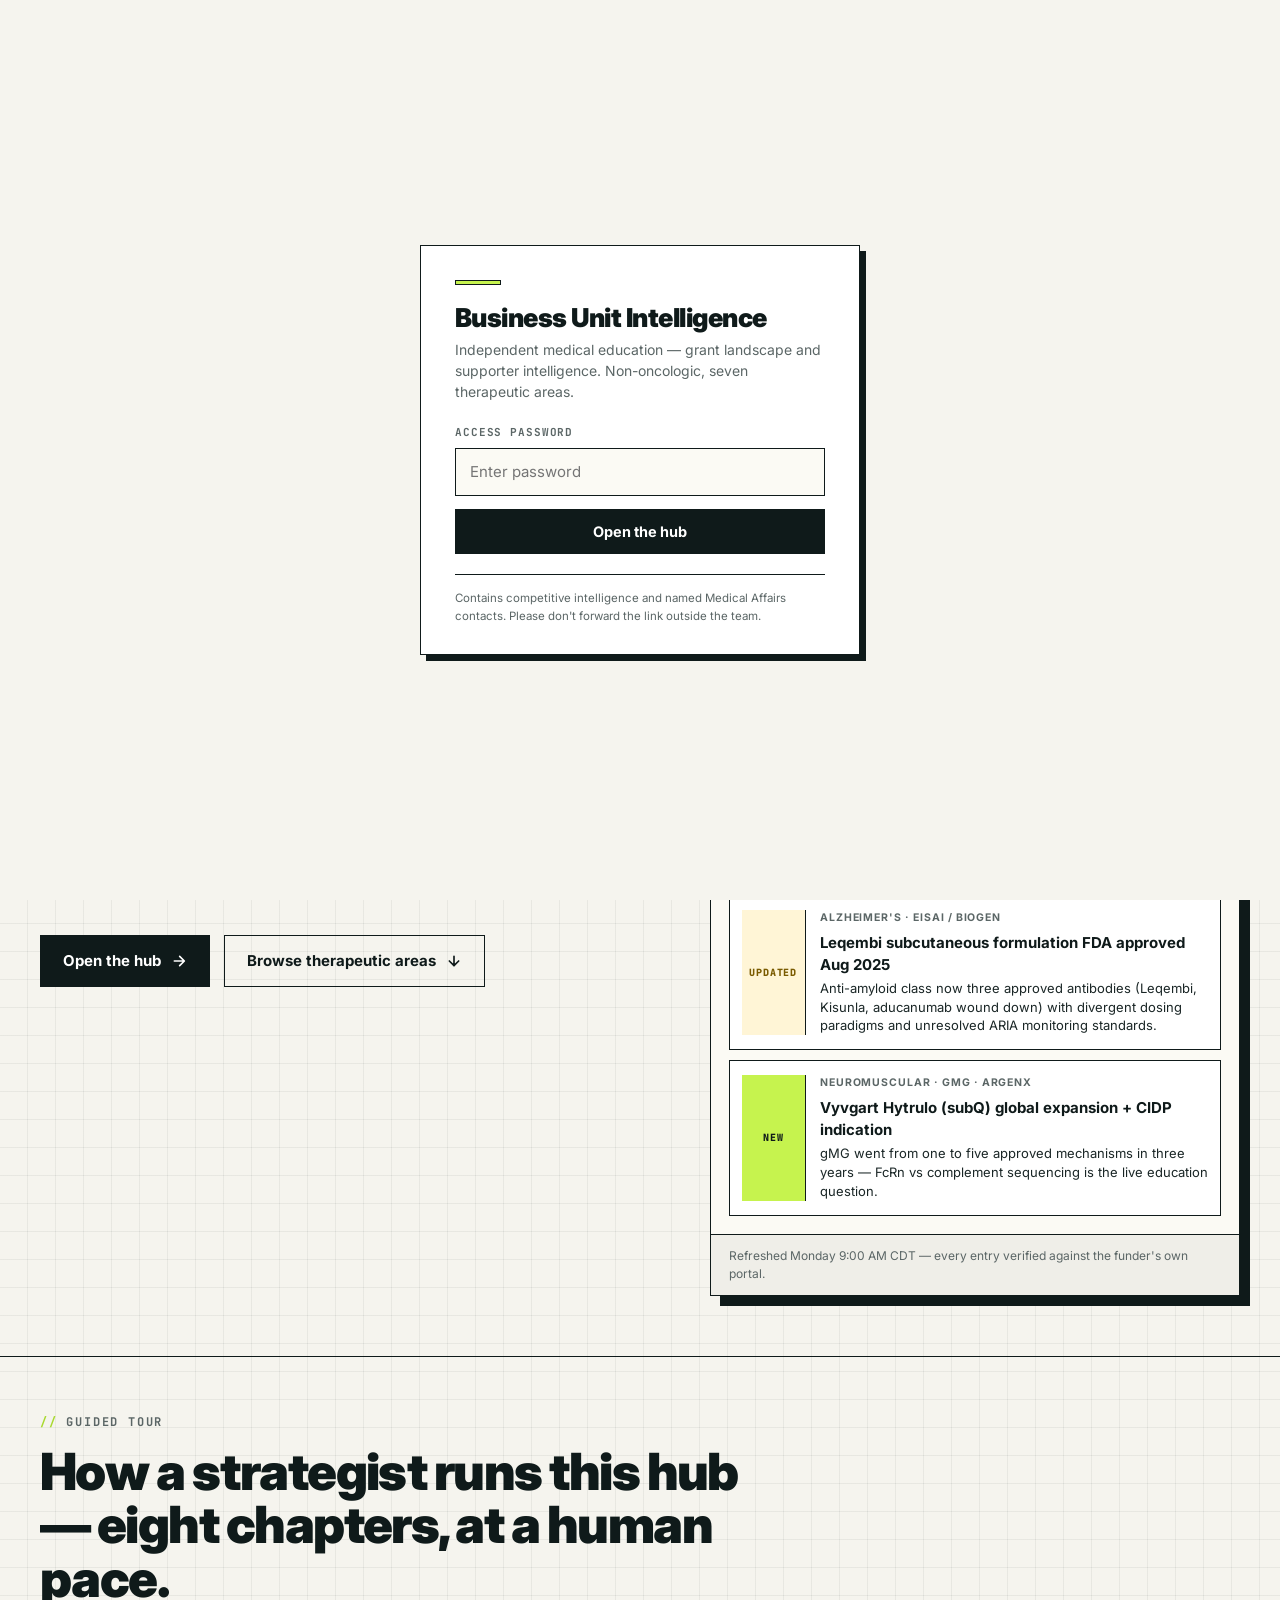
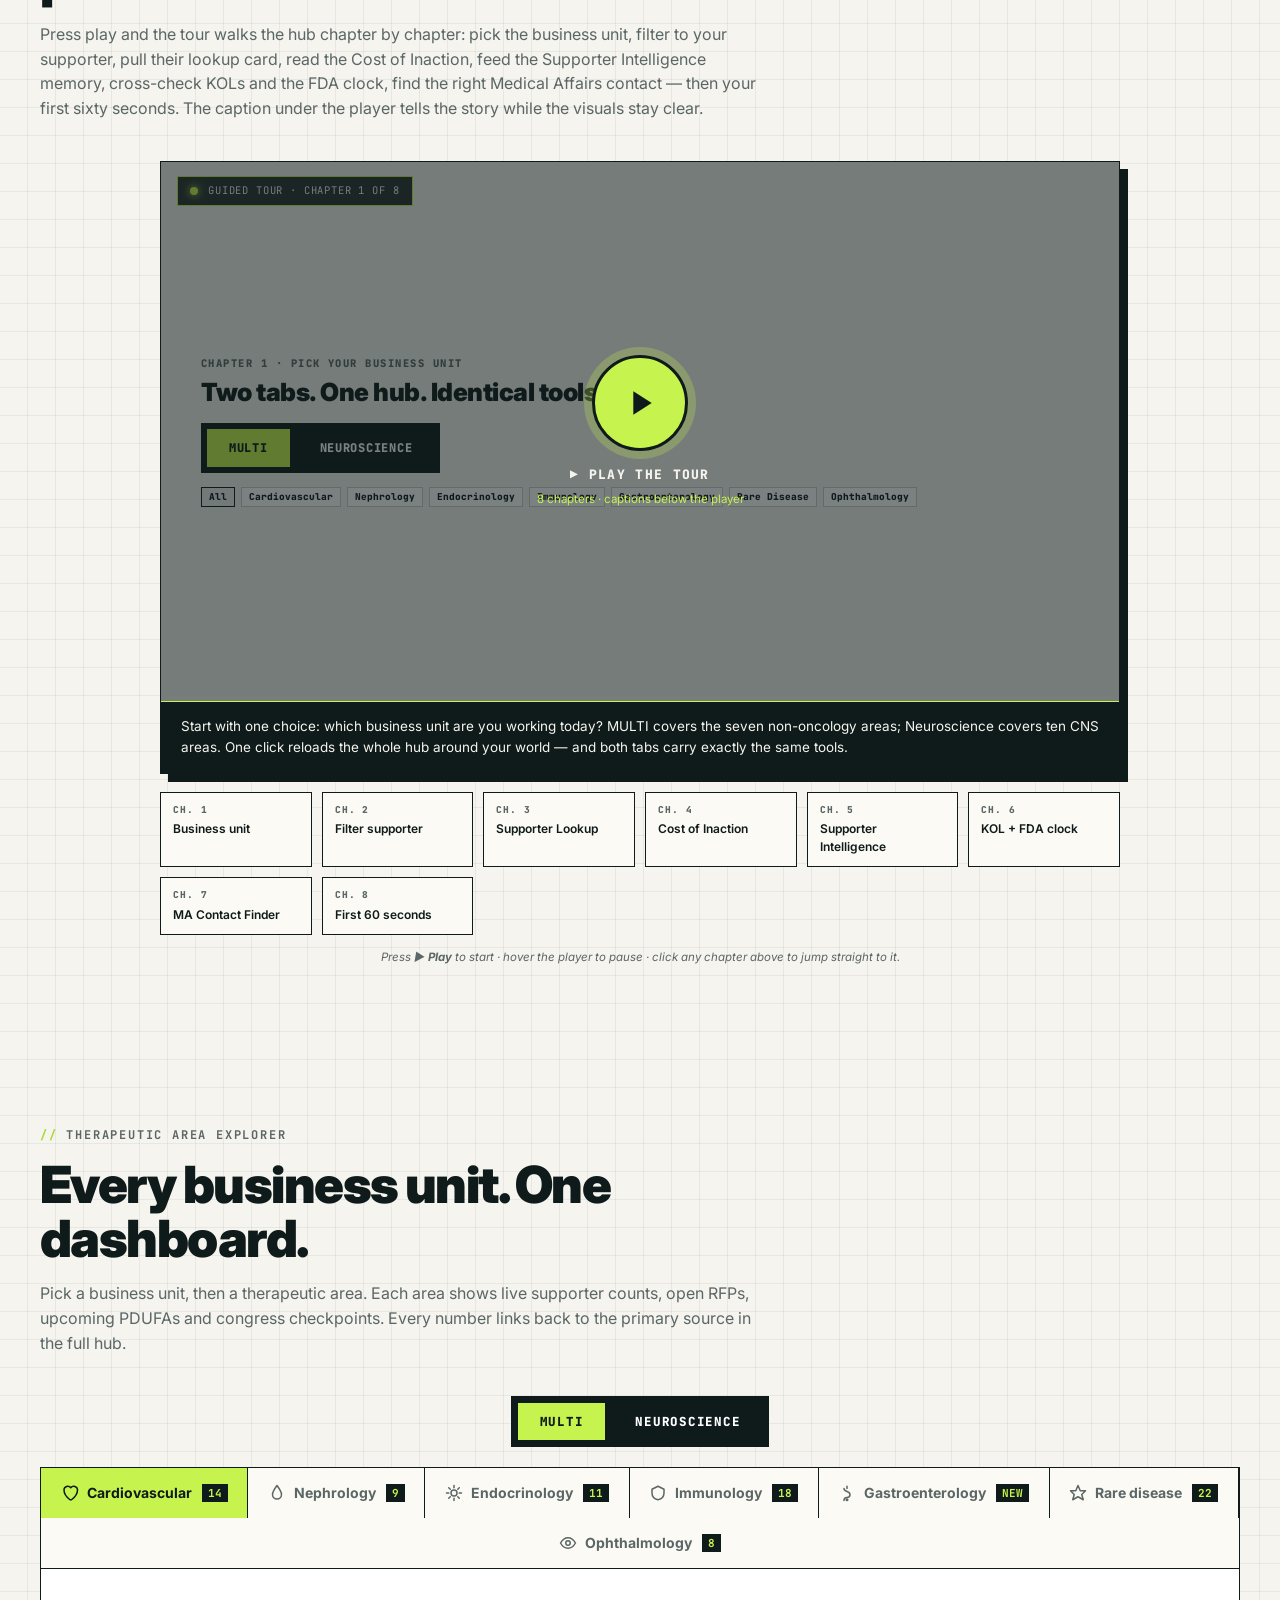
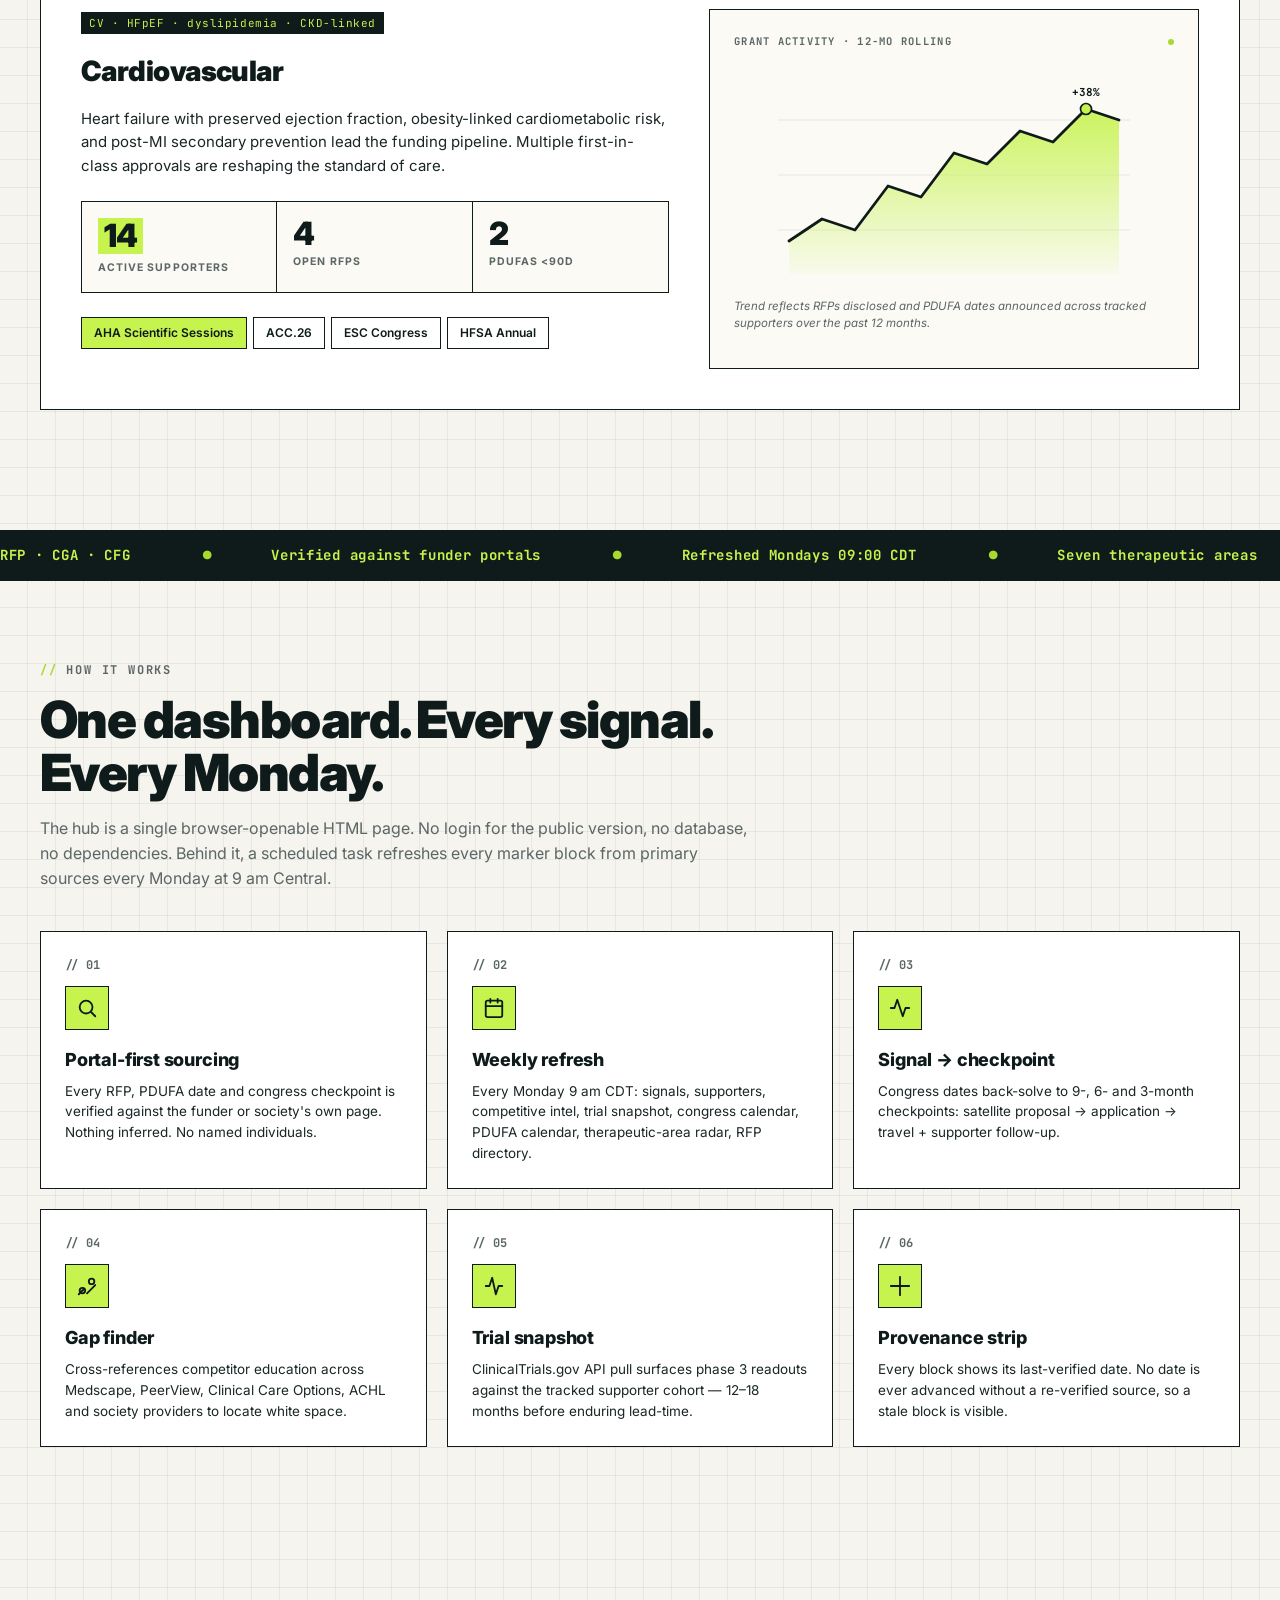
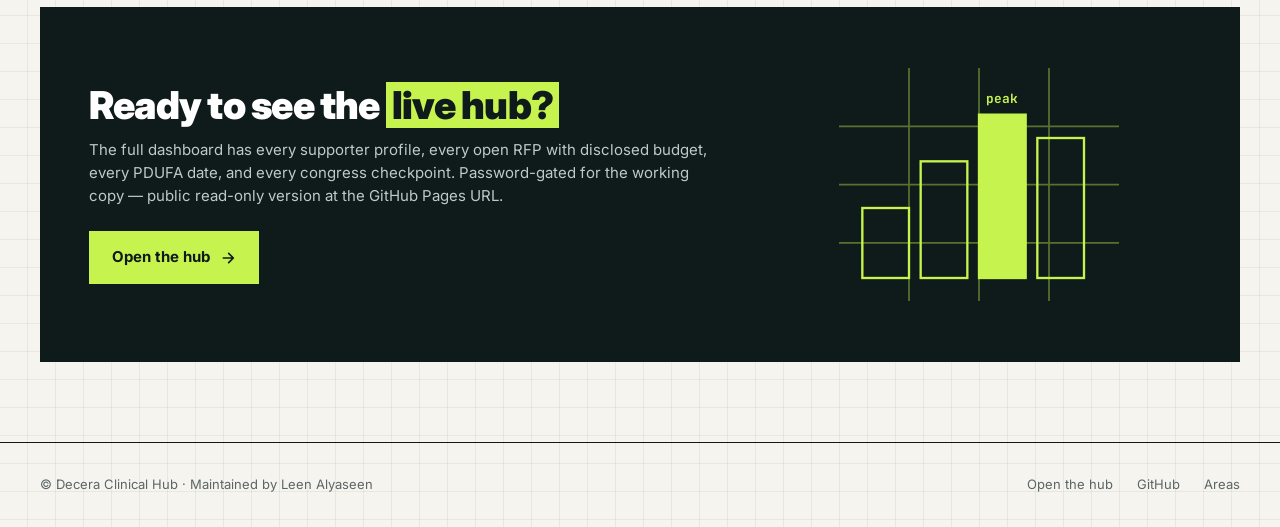
<file: index.html>
<!DOCTYPE html>
<html lang="en">
<head>
<meta charset="UTF-8">
<meta name="viewport" content="width=device-width, initial-scale=1.0">
<title>Decera Clinical Hub — MULTI · Neuroscience · grant landscape, decoded</title>
<link rel="preconnect" href="https://fonts.googleapis.com">
<link rel="preconnect" href="https://fonts.gstatic.com" crossorigin>
<link href="https://fonts.googleapis.com/css2?family=Inter:wght@400;500;600;700;800;900&family=JetBrains+Mono:wght@500;700&display=swap" rel="stylesheet">
<style>
  :root{
    --bg:#f5f4ee;
    --ink:#0f1a1a;
    --ink-soft:#1a2626;
    --muted:#5b6666;
    --line:#0f1a1a;
    --paper:#fbfaf4;
    --lime:#c6f34e;
    --lime-deep:#a8d92f;
    --grid:rgba(15,26,26,.06);
    --card:#ffffff;
    --danger:#e04b3a;
    --warn:#c98a1f;
    --ok:#2d8a5a;
  }
  *{box-sizing:border-box}
  html,body{margin:0;padding:0}
  body{
    font-family:'Inter',-apple-system,BlinkMacSystemFont,'Segoe UI',sans-serif;
    background:var(--bg);
    color:var(--ink);
    line-height:1.5;
    -webkit-font-smoothing:antialiased;
    background-image:
      linear-gradient(var(--grid) 1px,transparent 1px),
      linear-gradient(90deg,var(--grid) 1px,transparent 1px);
    background-size:28px 28px;
    background-position:-1px -1px;
  }
  a{color:inherit;text-decoration:none}
  .mono{font-family:'JetBrains Mono',ui-monospace,monospace;letter-spacing:-.02em}

  /* NAV */
  .nav{
    display:flex;align-items:center;justify-content:space-between;
    padding:22px 40px;max-width:1400px;margin:0 auto;
    border-bottom:1px solid var(--ink);
  }
  .brand{display:flex;align-items:center;gap:12px}
  .logomark{
    width:36px;height:36px;border:1.5px solid var(--ink);background:var(--lime);
    display:flex;align-items:center;justify-content:center;flex-shrink:0;
  }
  .logomark svg{width:20px;height:20px}
  .brand-name{font-weight:800;font-size:18px;letter-spacing:-.02em}
  .nav-links{display:flex;gap:32px;font-weight:500;font-size:15px}
  .nav-links a{position:relative;padding:4px 0;transition:color .15s}
  .nav-links a:hover{color:var(--ink)}
  .nav-links a.active::after{
    content:'';position:absolute;left:0;right:0;bottom:-6px;height:3px;background:var(--lime);
  }
  .nav-cta{
    border:1.5px solid var(--ink);background:var(--ink);color:#fff;
    padding:10px 18px;font-weight:700;font-size:14px;
    display:inline-flex;align-items:center;gap:8px;transition:.15s;
  }
  .nav-cta:hover{background:var(--lime);color:var(--ink)}

  /* HERO */
  .hero{
    max-width:1400px;margin:0 auto;padding:80px 40px 60px;
    display:grid;grid-template-columns:1.15fr 1fr;gap:60px;align-items:center;
  }
  @media(max-width:960px){.hero{grid-template-columns:1fr;padding:40px 24px}}
  .kicker{
    display:inline-block;border:1.5px solid var(--ink);background:transparent;
    padding:6px 12px;font-size:11.5px;font-weight:700;letter-spacing:.08em;text-transform:uppercase;
    margin-bottom:28px;
  }
  h1.hero-h{
    font-family:'Inter',sans-serif;font-weight:900;font-size:clamp(44px,6vw,84px);
    line-height:.98;letter-spacing:-.035em;margin:0 0 24px;
  }
  .hi-mark{
    display:inline-block;padding:2px 10px 4px;background:var(--lime);
    border:1.5px solid var(--ink);position:relative;transform:rotate(-1deg);
    box-shadow:4px 4px 0 var(--ink);
  }
  .hero-sub{
    font-size:17px;line-height:1.55;color:var(--ink-soft);max-width:520px;margin:0 0 36px;
  }
  .hero-sub em{font-style:italic;font-weight:600;background:linear-gradient(180deg,transparent 55%,var(--lime) 55%);padding:0 3px}
  .cta-row{display:flex;gap:14px;flex-wrap:wrap}
  .btn-primary,.btn-secondary{
    font-family:inherit;font-weight:700;font-size:15px;
    padding:14px 22px;border:1.5px solid var(--ink);cursor:pointer;
    display:inline-flex;align-items:center;gap:10px;transition:.15s;
  }
  .btn-primary{background:var(--ink);color:#fff}
  .btn-primary:hover{background:var(--lime);color:var(--ink)}
  .btn-secondary{background:transparent;color:var(--ink)}
  .btn-secondary:hover{background:var(--ink);color:#fff}
  .btn-primary svg,.btn-secondary svg{transition:transform .15s}
  .btn-primary:hover svg,.btn-secondary:hover svg{transform:translateX(3px)}

  /* HERO CARD */
  .sample-card{
    background:var(--paper);border:1.5px solid var(--ink);
    box-shadow:10px 10px 0 var(--ink);position:relative;
  }
  .sample-head{
    background:#efeee8;border-bottom:1.5px solid var(--ink);
    padding:12px 18px;font-size:11px;font-weight:700;letter-spacing:.1em;text-transform:uppercase;color:var(--muted);
    display:flex;justify-content:space-between;align-items:center;
  }
  .live-dot{
    display:inline-flex;align-items:center;gap:6px;color:var(--ok);text-transform:none;letter-spacing:.02em;font-weight:600;font-size:11px;
  }
  .live-dot::before{
    content:'';width:7px;height:7px;border-radius:50%;background:var(--ok);
    animation:pulse 2s infinite;
  }
  @keyframes pulse{
    0%,100%{opacity:1;box-shadow:0 0 0 0 rgba(45,138,90,.5)}
    50%{opacity:.7;box-shadow:0 0 0 6px rgba(45,138,90,0)}
  }
  .sample-body{padding:18px}
  .sample-row{
    display:grid;grid-template-columns:64px 1fr;gap:14px;padding:14px 12px;border:1.5px solid var(--ink);margin-bottom:10px;background:#fff;align-items:center;
  }
  .sample-row:last-child{margin-bottom:0}
  .change-tag{
    text-align:center;padding:8px 4px;border-right:1.5px solid var(--ink);
    font-family:'JetBrains Mono',monospace;font-weight:800;font-size:10px;letter-spacing:.08em;
    align-self:stretch;display:flex;align-items:center;justify-content:center;line-height:1;
  }
  .tag-new{background:var(--lime);color:var(--ink)}
  .tag-upd{background:#fff5d6;color:#7a5b00}
  .tag-closed{background:#f4e5e5;color:#8d1b32;text-decoration:line-through}
  .sample-title{font-weight:700;font-size:15px;margin-bottom:2px}
  .sample-cat{font-size:10.5px;font-weight:700;letter-spacing:.09em;text-transform:uppercase;color:var(--muted);margin-bottom:6px}
  .sample-desc{font-size:13px;color:var(--ink-soft);line-height:1.45}
  .sample-foot{font-size:12px;color:var(--muted);padding:12px 18px;border-top:1.5px solid var(--ink);background:#efeee8}

  /* SECTION */
  .section{max-width:1400px;margin:0 auto;padding:80px 40px}
  .section-head{margin-bottom:40px;max-width:720px}
  .section-kicker{
    font-family:'JetBrains Mono',monospace;font-size:12px;font-weight:700;color:var(--muted);
    text-transform:uppercase;letter-spacing:.15em;margin-bottom:14px;
  }
  .section-kicker::before{content:'// ';color:var(--lime-deep)}
  h2.section-h{
    font-weight:900;font-size:clamp(32px,4vw,52px);letter-spacing:-.03em;line-height:1.05;margin:0 0 16px;
  }
  .section-sub{font-size:16px;color:var(--muted);line-height:1.55}

  /* TABS */
  .tabs{
    display:flex;flex-wrap:wrap;gap:0;border:1.5px solid var(--ink);background:var(--paper);margin-bottom:0;
  }
  .tab{
    flex:1 1 auto;min-width:140px;
    padding:16px 18px;font-family:inherit;font-weight:700;font-size:14px;
    background:transparent;border:none;border-right:1.5px solid var(--ink);
    cursor:pointer;color:var(--muted);
    display:flex;align-items:center;justify-content:center;gap:8px;
    transition:.15s;position:relative;
  }
  .tab:last-child{border-right:none}
  .tab:hover{color:var(--ink);background:#efeee8}
  .tab.active{background:var(--lime);color:var(--ink)}
  .tab .tab-icon{width:18px;height:18px;flex-shrink:0}
  .tab .tab-count{
    font-family:'JetBrains Mono',monospace;font-weight:700;font-size:11px;
    background:var(--ink);color:var(--lime);padding:2px 6px;margin-left:2px;
  }
  .tab.active .tab-count{background:var(--ink);color:var(--lime)}
  @media(max-width:900px){.tab{flex:1 1 45%;border-right:none;border-bottom:1.5px solid var(--ink)}}

  /* TAB PANEL */
  .tab-panel{
    border:1.5px solid var(--ink);border-top:none;background:var(--card);padding:40px;
    display:none;
  }
  .tab-panel.active{display:grid;grid-template-columns:1.2fr 1fr;gap:40px}
  @media(max-width:900px){.tab-panel.active{grid-template-columns:1fr;padding:24px}}

  .panel-left h3{
    font-size:28px;font-weight:900;letter-spacing:-.02em;margin:0 0 8px;
  }
  .panel-tag{
    display:inline-block;font-family:'JetBrains Mono',monospace;font-size:11px;
    padding:3px 8px;background:var(--ink);color:var(--lime);
    margin-bottom:16px;letter-spacing:.05em;
  }
  .panel-desc{font-size:15px;color:var(--ink-soft);line-height:1.55;margin-bottom:24px}
  .stat-grid{
    display:grid;grid-template-columns:repeat(3,1fr);gap:0;
    border:1.5px solid var(--ink);margin-bottom:24px;
  }
  .stat{padding:16px;border-right:1.5px solid var(--ink);background:var(--paper)}
  .stat:last-child{border-right:none}
  .stat-num{font-weight:900;font-size:32px;line-height:1;letter-spacing:-.03em;margin-bottom:4px}
  .stat-num.accent{background:var(--lime);padding:2px 6px;display:inline-block;margin-bottom:6px}
  .stat-lab{font-size:10.5px;font-weight:700;letter-spacing:.1em;text-transform:uppercase;color:var(--muted)}
  .chip-row{display:flex;flex-wrap:wrap;gap:6px;margin-bottom:20px}
  .chip{
    font-size:12px;font-weight:600;padding:6px 12px;
    border:1.5px solid var(--ink);background:#fff;
  }
  .chip.hot{background:var(--lime)}

  /* IMMUNOLOGY SUB-SPECIALTY SWITCHER */
  .sub-switch{
    display:flex;flex-wrap:wrap;gap:0;border:1.5px solid var(--ink);margin-bottom:18px;background:var(--paper);
  }
  .sub-switch button{
    flex:1 1 auto;min-width:80px;font-family:inherit;font-weight:700;font-size:12px;
    padding:10px 12px;background:transparent;color:var(--muted);border:none;border-right:1.5px solid var(--ink);cursor:pointer;
    transition:.15s;
  }
  .sub-switch button:last-child{border-right:none}
  .sub-switch button:hover{background:#efeee8;color:var(--ink)}
  .sub-switch button.on{background:var(--ink);color:var(--lime)}
  .sub-view{display:none}
  .sub-view.on{display:block}
  .sub-lab{font-family:'JetBrains Mono',monospace;font-size:11px;font-weight:700;color:var(--muted);text-transform:uppercase;letter-spacing:.1em;margin-bottom:8px}

  /* PANEL RIGHT — GRAPHIC */
  .panel-right{
    background:var(--paper);border:1.5px solid var(--ink);padding:24px;position:relative;overflow:hidden;
    min-height:340px;display:flex;flex-direction:column;
  }
  .graphic-lab{
    font-family:'JetBrains Mono',monospace;font-size:10.5px;font-weight:700;color:var(--muted);
    letter-spacing:.12em;text-transform:uppercase;margin-bottom:14px;display:flex;justify-content:space-between;align-items:center;
  }
  .graphic-lab .tiny-dot{width:6px;height:6px;background:var(--lime-deep);border-radius:50%}
  .chart-wrap{flex:1;display:flex;align-items:center;justify-content:center}
  .chart-wrap svg{width:100%;height:auto;max-height:220px}
  .graphic-note{font-size:11.5px;color:var(--muted);margin-top:12px;line-height:1.5;font-style:italic}

  /* MARQUEE */
  .marquee-wrap{
    border-top:1.5px solid var(--ink);border-bottom:1.5px solid var(--ink);
    background:var(--ink);color:var(--lime);overflow:hidden;padding:14px 0;margin-top:40px;
  }
  .marquee{
    display:flex;gap:60px;white-space:nowrap;animation:scroll 40s linear infinite;
    font-family:'JetBrains Mono',monospace;font-size:14px;font-weight:700;letter-spacing:.05em;
  }
  @keyframes scroll{
    from{transform:translateX(0)}
    to{transform:translateX(-50%)}
  }
  .marquee span{display:inline-flex;align-items:center;gap:12px}
  .marquee span::after{content:'●';color:var(--lime-deep);margin-left:60px}

  /* FEATURE GRID */
  .feat-grid{
    display:grid;grid-template-columns:repeat(3,1fr);gap:20px;margin-top:32px;
  }
  @media(max-width:900px){.feat-grid{grid-template-columns:1fr}}
  .feat{
    border:1.5px solid var(--ink);background:var(--card);padding:24px;position:relative;transition:.15s;
  }
  .feat:hover{box-shadow:6px 6px 0 var(--ink);transform:translate(-3px,-3px)}
  .feat-num{
    font-family:'JetBrains Mono',monospace;font-size:12px;font-weight:700;color:var(--muted);margin-bottom:12px;
  }
  .feat-icon{width:44px;height:44px;margin-bottom:16px;border:1.5px solid var(--ink);display:flex;align-items:center;justify-content:center;background:var(--lime)}
  .feat-icon svg{width:22px;height:22px}
  .feat h4{font-size:18px;font-weight:800;margin:0 0 8px;letter-spacing:-.01em}
  .feat p{font-size:13.5px;color:var(--ink-soft);line-height:1.55;margin:0}

  /* CTA STRIP */
  .cta-strip{
    max-width:1400px;margin:80px auto 0;padding:0 40px;
  }
  .cta-box{
    background:var(--ink);color:#fff;padding:60px 48px;position:relative;overflow:hidden;
    display:grid;grid-template-columns:1.5fr 1fr;gap:40px;align-items:center;
    border:1.5px solid var(--ink);
  }
  @media(max-width:900px){.cta-box{grid-template-columns:1fr;padding:40px 24px}}
  .cta-box h3{font-size:clamp(28px,3vw,44px);font-weight:900;letter-spacing:-.02em;line-height:1.05;margin:0 0 12px}
  .cta-box h3 mark{background:var(--lime);color:var(--ink);padding:0 6px}
  .cta-box p{font-size:15px;color:#bfc9c9;margin:0 0 24px;line-height:1.55}
  .cta-box .btn-primary{background:var(--lime);color:var(--ink);border-color:var(--lime)}
  .cta-box .btn-primary:hover{background:#fff;color:var(--ink);border-color:#fff}
  .cta-graphic{position:relative;display:flex;justify-content:center}
  .cta-graphic svg{width:100%;max-width:280px;height:auto}

  /* FOOTER */
  footer{
    max-width:1400px;margin:80px auto 0;padding:32px 40px;
    border-top:1.5px solid var(--ink);
    display:flex;justify-content:space-between;flex-wrap:wrap;gap:16px;
    font-size:13px;color:var(--muted);
  }
  footer .foot-links{display:flex;gap:24px}
  footer a:hover{color:var(--ink)}
</style>
</head>
<body>
<!-- GATE-START — same access screen as tracker. Password: 5 MULTI Amigos -->
<style>
  #gate{position:fixed;inset:0;z-index:99999;background:#f5f4ee;display:flex;align-items:center;justify-content:center;padding:24px;
        font-family:'Inter',-apple-system,BlinkMacSystemFont,"Segoe UI",Helvetica,Arial,sans-serif}
  #gate.hide{display:none}
  .gate-card{background:#fff;border:1.5px solid #0f1a1a;box-shadow:6px 6px 0 #0f1a1a;
             padding:34px 34px 28px;max-width:440px;width:100%;text-align:left}
  .gate-bar{width:46px;height:5px;background:#c6f34e;border:1.5px solid #0f1a1a;margin-bottom:18px}
  .gate-card h1{font-family:'Inter',sans-serif;font-size:26px;margin:0 0 6px;letter-spacing:-.02em;color:#0f1a1a;line-height:1.15;font-weight:900}
  .gate-card .gsub{font-size:14px;color:#5b6666;margin:0 0 22px;line-height:1.5}
  .gate-card label{display:block;font-size:11px;font-weight:700;letter-spacing:.08em;text-transform:uppercase;color:#5b6666;margin-bottom:7px;font-family:'JetBrains Mono',monospace}
  .gate-card input{width:100%;font:inherit;font-size:15px;padding:12px 14px;border:1.5px solid #0f1a1a;background:#fff;color:#0f1a1a;border-radius:0}
  .gate-card input:focus{outline:none;background:#fbfaf4}
  .gate-card button{width:100%;margin-top:13px;border:1.5px solid #0f1a1a;background:#0f1a1a;color:#fff;padding:13px;font-size:14.5px;font-weight:700;cursor:pointer;font-family:'Inter',sans-serif;border-radius:0}
  .gate-card button:hover{background:#c6f34e;color:#0f1a1a}
  .gate-err{font-size:13px;color:#8d1b32;background:#f4e5e5;border:1.5px solid #8d1b32;padding:9px 12px;margin-top:13px;display:none}
  .gate-err.show{display:block}
  .gate-foot{font-size:11.5px;color:#5b6666;margin-top:20px;padding-top:15px;border-top:1.5px solid #0f1a1a;line-height:1.55}
  @media print{ #gate{display:none!important} }
</style>
<div id="gate">
  <div class="gate-card">
    <div class="gate-bar"></div>
    <h1>Business Unit Intelligence</h1>
    <p class="gsub">Independent medical education — grant landscape and supporter intelligence. Non-oncologic, seven therapeutic areas.</p>
    <label for="gatePw">Access password</label>
    <input id="gatePw" type="password" autocomplete="current-password" placeholder="Enter password" autofocus>
    <button id="gateGo">Open the hub</button>
    <div class="gate-err" id="gateErr">That password isn't right — check with Leen.</div>
    <div class="gate-foot">Contains competitive intelligence and named Medical Affairs contacts. Please don't forward the link outside the team.</div>
  </div>
</div>
<script>
(function(){
  var KEY="es_gate_ok";
  var g=document.getElementById("gate"), pw=document.getElementById("gatePw"),
      go=document.getElementById("gateGo"), err=document.getElementById("gateErr");
  function h(s){ var a=5381,b=52711,i=s.length; while(i--){a=(a*33)^s.charCodeAt(i);b=(b*37)^s.charCodeAt(i);}
                 return ((a>>>0).toString(36)+"-"+(b>>>0).toString(36)); }
  var TARGET="six9g3-7cnjrl";  // password: "Decera evidence to education" (case-insensitive, extra spaces tolerated)
  function norm(v){ return (v||"").trim().replace(/\s+/g," ").toLowerCase(); }
  function unlock(){ g.classList.add("hide"); try{sessionStorage.setItem(KEY,"1");}catch(e){} }
  try{ if(sessionStorage.getItem(KEY)==="1"){ g.classList.add("hide"); } }catch(e){}
  function attempt(){
    if(h(norm(pw.value))===TARGET){ unlock(); }
    else { err.classList.add("show"); pw.select(); }
  }
  go.addEventListener("click",attempt);
  pw.addEventListener("keydown",function(e){ if(e.key==="Enter"){ e.preventDefault(); attempt(); } });
  pw.addEventListener("input",function(){ err.classList.remove("show"); });
})();
</script>
<!-- GATE-END -->

<!-- NAV -->
<nav class="nav">
  <div class="brand">
    <div class="logomark">
      <svg viewBox="0 0 24 24" fill="none" stroke="#0f1a1a" stroke-width="2" stroke-linecap="round" stroke-linejoin="round">
        <path d="M9 3v6l-4 8a3 3 0 0 0 3 4h8a3 3 0 0 0 3-4l-4-8V3"/>
        <path d="M8 3h8"/>
        <path d="M7 15h10"/>
      </svg>
    </div>
    <div class="brand-name">Decera Clinical Hub</div>
  </div>
  <div class="nav-links">
    <a href="#areas" class="active">Areas</a>
    <a href="tracker.html">Open the hub</a>
  </div>
  <a href="tracker.html" class="nav-cta">
    Open the hub
    <svg width="14" height="14" viewBox="0 0 24 24" fill="none" stroke="currentColor" stroke-width="2.5" stroke-linecap="round" stroke-linejoin="round"><path d="M5 12h14M13 5l7 7-7 7"/></svg>
  </a>
</nav>

<!-- HERO -->
<section class="hero">
  <div>
    <div class="kicker">IME · CME grant landscape · Refreshed weekly</div>
    <h1 class="hero-h">Stop chasing the grant cycle. <span class="hi-mark">Start owning it.</span></h1>
    <p class="hero-sub">
      The hub maps every open RFP, PDUFA date, congress checkpoint and supporter-pipeline signal across every Decera business unit — twelve to eighteen months before enduring content needs to be seeded. Refreshed every Monday at 9am.
    </p>
    <div class="cta-row">
      <a href="tracker.html" class="btn-primary">
        Open the hub
        <svg width="16" height="16" viewBox="0 0 24 24" fill="none" stroke="currentColor" stroke-width="2.5" stroke-linecap="round" stroke-linejoin="round"><path d="M5 12h14M13 5l7 7-7 7"/></svg>
      </a>
      <a href="#areas" class="btn-secondary">
        Browse therapeutic areas
        <svg width="16" height="16" viewBox="0 0 24 24" fill="none" stroke="currentColor" stroke-width="2.5" stroke-linecap="round" stroke-linejoin="round"><path d="M12 5v14M5 12l7 7 7-7"/></svg>
      </a>
    </div>
  </div>

  <div class="sample-card">
    <div class="sample-head">
      <span>Changes this week</span>
      <span class="live-dot">Live</span>
    </div>
    <div class="sample-body">
      <!-- LANDING-CHANGES-START — Monday refresh rewrites ONLY inside these markers.
           Grouped by business unit so each BU's this-week changes are visible at a glance.
           Add a new BU section when a new BU comes online (Oncology, C&GT, etc.). -->

      <div style="font-family:'JetBrains Mono',monospace;font-size:10.5px;font-weight:800;letter-spacing:.1em;text-transform:uppercase;color:#0f1a1a;padding:8px 12px 4px;border-bottom:1.5px solid #0f1a1a">MULTI</div>
      <div class="sample-row change-row">
        <div class="change-tag tag-upd">UPDATED</div>
        <div>
          <div class="sample-cat">All 7 therapeutic areas</div>
          <div class="sample-title">Gaps &amp; Design Implications rewritten across all 28 supporter cards</div>
          <div class="sample-desc">Every card now names a specific Decera Clinical Education proposal, competitors NOT doing the work, and one of the six differentiation lenses.</div>
        </div>
      </div>
      <div class="sample-row change-row">
        <div class="change-tag tag-new">NEW</div>
        <div>
          <div class="sample-cat">Cardiovascular · ESC Congress 2026</div>
          <div class="sample-title">ESC opens in 9 days — LIBREXIA-ACS and pelacarsen readouts inside 72 hours</div>
          <div class="sample-desc">Largest single-week trigger for Factor XI and Lp(a) education planning in 2026.</div>
        </div>
      </div>
      <div class="sample-row change-row">
        <div class="change-tag tag-upd">UPDATED</div>
        <div>
          <div class="sample-cat">Nephrology · IgAN · Vertex</div>
          <div class="sample-title">Countdown to povetacicept PDUFA: 103 days</div>
          <div class="sample-desc">Vertex has still not published a renal areas-of-interest document. Highest-leverage relationship window in the hub.</div>
        </div>
      </div>

      <div style="font-family:'JetBrains Mono',monospace;font-size:10.5px;font-weight:800;letter-spacing:.1em;text-transform:uppercase;color:#0f1a1a;padding:16px 12px 4px;border-bottom:1.5px solid #0f1a1a;margin-top:8px">Neuroscience</div>
      <div class="sample-row change-row">
        <div class="change-tag tag-new">NEW</div>
        <div>
          <div class="sample-cat">Psychiatry · Schizophrenia · BMS</div>
          <div class="sample-title">Cobenfy (xanomeline-trospium) launch — first non-D2 antipsychotic in decades</div>
          <div class="sample-desc">Two more muscarinic mechanisms (Neurocrine NBI-1117568, AbbVie/Cerevel emraclidine) in Ph3 — comparative-effectiveness education window is 2026-27.</div>
        </div>
      </div>
      <div class="sample-row change-row">
        <div class="change-tag tag-upd">UPDATED</div>
        <div>
          <div class="sample-cat">Alzheimer's · Eisai / Biogen</div>
          <div class="sample-title">Leqembi subcutaneous formulation FDA approved Aug 2025</div>
          <div class="sample-desc">Anti-amyloid class now three approved antibodies (Leqembi, Kisunla, aducanumab wound down) with divergent dosing paradigms and unresolved ARIA monitoring standards.</div>
        </div>
      </div>
      <div class="sample-row change-row">
        <div class="change-tag tag-new">NEW</div>
        <div>
          <div class="sample-cat">Neuromuscular · gMG · argenx</div>
          <div class="sample-title">Vyvgart Hytrulo (subQ) global expansion + CIDP indication</div>
          <div class="sample-desc">gMG went from one to five approved mechanisms in three years — FcRn vs complement sequencing is the live education question.</div>
        </div>
      </div>

      <!-- LANDING-CHANGES-END -->
    </div>
    <div class="sample-foot">Refreshed Monday 9:00 AM CDT — every entry verified against the funder's own portal.</div>
  </div>
</section>

<!-- WALKTHROUGH VIDEO SECTION — v2: 8 narrated chapters, real-hub visuals, unhurried pace -->
<section class="section" id="walkthrough" style="border-top:1.5px solid #0f1a1a;padding-top:56px">
  <div class="section-head">
    <div class="section-kicker">Guided tour</div>
    <h2 class="section-h">How a strategist runs this hub — eight chapters, at a human pace.</h2>
    <p class="section-sub">Press play and the tour walks the hub chapter by chapter: pick the business unit, filter to your supporter, pull their lookup card, read the Cost of Inaction, feed the Supporter Intelligence memory, cross-check KOLs and the FDA clock, find the right Medical Affairs contact — then your first sixty seconds. The caption under the player tells the story while the visuals stay clear.</p>
  </div>

  <div style="max-width:960px;margin:0 auto;border:1.5px solid #0f1a1a;background:#0f1a1a;box-shadow:8px 8px 0 #0f1a1a;overflow:hidden">
    <div style="position:relative;padding-top:56.25%;background:#0f1a1a">
      <div style="position:absolute;top:14px;left:16px;z-index:3;display:flex;align-items:center;gap:10px;background:rgba(15,26,26,.88);padding:6px 12px;border:1.5px solid #c6f34e;color:#f5f4ee;font-family:'JetBrains Mono',monospace;font-size:10.5px;letter-spacing:.08em;text-transform:uppercase">
        <span style="width:8px;height:8px;border-radius:50%;background:#c6f34e;box-shadow:0 0 8px #c6f34e;animation:wtPulse 1.4s infinite"></span>
        <span id="wtChap">Guided tour · Chapter 1 of 8</span>
      </div>
      <!-- Big play overlay: the click is the user gesture that unlocks speech, so the tour is narrated from second one. -->
      <div id="wtPlayOverlay" style="position:absolute;inset:0;z-index:5;background:rgba(15,26,26,.55);display:flex;align-items:center;justify-content:center;cursor:pointer">
        <div style="text-align:center">
          <div style="width:96px;height:96px;border-radius:50%;background:#c6f34e;border:3px solid #0f1a1a;display:flex;align-items:center;justify-content:center;margin:0 auto 14px;box-shadow:0 0 0 8px rgba(198,243,78,.25)">
            <svg viewBox="0 0 24 24" width="40" height="40"><path d="M8 5v14l11-7z" fill="#0f1a1a"/></svg>
          </div>
          <div style="font-family:'JetBrains Mono',monospace;font-size:13px;font-weight:800;letter-spacing:.1em;text-transform:uppercase;color:#f5f4ee">▶ Play the tour</div>
          <div style="font-size:11.5px;color:#c6f34e;margin-top:6px">8 chapters · captions below the player</div>
        </div>
      </div>
      <style>@keyframes wtPulse{0%,100%{opacity:1;transform:scale(1)}50%{opacity:.6;transform:scale(.7)}}
        .wtm{font-family:'JetBrains Mono',monospace} .wt-slide b{font-weight:800}
        .wt-kick{font-family:'JetBrains Mono',monospace;font-size:10.5px;font-weight:800;letter-spacing:.14em;text-transform:uppercase;color:#5b6666;margin-bottom:6px}
        .wt-h{font-size:25px;font-weight:900;line-height:1.15;margin-bottom:16px;letter-spacing:-.02em}
        .wt-card{border:1.5px solid #0f1a1a;background:#fff;padding:12px 15px;font-size:12px;line-height:1.5}
        .wt-tag{font-family:'JetBrains Mono',monospace;font-size:9.5px;font-weight:800;padding:2px 7px}
      </style>
      <div id="walkthroughStage" style="position:absolute;inset:0;background:#f5f4ee;color:#0f1a1a;overflow:hidden;font-family:Inter,-apple-system,sans-serif">

        <div class="wt-slide" style="position:absolute;inset:0;padding:30px 40px;display:flex;flex-direction:column;justify-content:center;transition:opacity .5s;opacity:1">
          <div class="wt-kick">Chapter 1 · Pick your business unit</div>
          <div class="wt-h">Two tabs. One hub. Identical tools.</div>
          <div style="display:flex;gap:8px;padding:5px;background:#0f1a1a;width:fit-content;border:1.5px solid #0f1a1a">
            <div class="wtm" style="padding:10px 22px;font-size:12px;font-weight:800;letter-spacing:.06em;background:#c6f34e;color:#0f1a1a">MULTI</div>
            <div class="wtm" style="padding:10px 22px;font-size:12px;font-weight:800;letter-spacing:.06em;color:#fff">NEUROSCIENCE</div>
          </div>
          <div style="margin-top:14px;display:flex;gap:6px;flex-wrap:wrap">
            <span class="wt-tag" style="background:#eee;border:1px solid #0f1a1a">All</span><span class="wt-tag" style="background:#fff;border:1px solid #ccc">Cardiovascular</span><span class="wt-tag" style="background:#fff;border:1px solid #ccc">Nephrology</span><span class="wt-tag" style="background:#fff;border:1px solid #ccc">Endocrinology</span><span class="wt-tag" style="background:#fff;border:1px solid #ccc">Immunology</span><span class="wt-tag" style="background:#fff;border:1px solid #ccc">Gastroenterology</span><span class="wt-tag" style="background:#fff;border:1px solid #ccc">Rare Disease</span><span class="wt-tag" style="background:#fff;border:1px solid #ccc">Ophthalmology</span>
          </div>
        </div>

        <div class="wt-slide" style="position:absolute;inset:0;padding:30px 40px;display:flex;flex-direction:column;justify-content:center;transition:opacity .5s;opacity:0;pointer-events:none">
          <div class="wt-kick">Chapter 2 · Filter to your supporter</div>
          <div class="wt-h">The whole page collapses to your meeting.</div>
          <div class="wt-card" style="max-width:520px">
            <div class="wtm" style="font-size:10px;font-weight:800;letter-spacing:.08em;color:#5b6666;text-transform:uppercase;margin-bottom:6px">Filter by supporter</div>
            <div style="border:1.5px solid #0f1a1a;padding:8px 11px;font-size:13px;background:#fff">Biogen<span style="opacity:.4">|</span></div>
            <div style="margin-top:8px;font-size:12px"><b style="background:#c6f34e;padding:1px 6px">Biogen</b> — grants, pipeline, trials, COIF and KOLs now show <b>only Biogen</b>. Everyone else disappears.</div>
            <div style="margin-top:8px"><span class="wt-tag" style="background:#fdf4f4;border:1px solid #e2c9c9;color:#a33">✕ Clear all filters</span></div>
          </div>
        </div>

        <div class="wt-slide" style="position:absolute;inset:0;padding:30px 40px;display:flex;flex-direction:column;justify-content:center;transition:opacity .5s;opacity:0;pointer-events:none">
          <div class="wt-kick">Chapter 3 · Supporter Lookup</div>
          <div class="wt-h">One search. Their whole financial &amp; funding picture.</div>
          <div class="wt-card" style="max-width:560px;border-color:#2f8d67;border-left:5px solid #2f8d67;border-radius:12px">
            <b>🔎 Vertex</b> <span class="wt-tag" style="background:#3b5ea8;color:#fff;border-radius:4px">Nephrology</span>
            <div style="display:grid;grid-template-columns:1fr 1fr;gap:6px;margin-top:8px">
              <div style="border:1.5px solid #bcd8c6;background:#f4faf6;padding:7px 9px;border-radius:6px"><b style="font-size:11px">Q2 2026</b> <span style="font-size:9px;color:#2f7d55;font-weight:800">REPORTED</span><div style="font-size:10.5px;color:#5b6666">Read the report →</div></div>
              <div style="border:1.5px solid #d9c27a;background:#fdf9ee;padding:7px 9px;border-radius:6px"><b style="font-size:11px">Q3 2026</b> <span style="font-size:9px;color:#a06a12;font-weight:800">UPCOMING</span><div style="font-size:10.5px;color:#5b6666">Watch for it →</div></div>
            </div>
            <div style="font-size:11.5px;margin-top:8px">💰 Grant portals · 🧪 Tracked assets · ⚡ Signals · 🔍 Competitor programs — <b>every line linked to its source</b>.</div>
          </div>
        </div>

        <div class="wt-slide" style="position:absolute;inset:0;padding:30px 40px;display:flex;flex-direction:column;justify-content:center;transition:opacity .5s;opacity:0;pointer-events:none">
          <div class="wt-kick">Chapter 4 · Cost of Inaction</div>
          <div class="wt-h">The card you walk into the room holding.</div>
          <div class="wt-card" style="max-width:560px">
            <b>Vertex · Nephrology · IgA nephropathy</b>
            <div style="border-left:3px solid #a33;padding:5px 10px;margin-top:8px;background:#fdf7f7;font-size:11.5px"><b>Cost of inaction:</b> nephrologists default to whichever rep detailed first — the sequencing narrative gets set without us.</div>
            <div style="border-left:3px solid #2f7d55;padding:5px 10px;margin-top:6px;background:#f4faf6;font-size:11.5px"><b>Differentiation:</b> what Decera could uniquely build that Medscape and PeerView are not running.</div>
            <div style="border-left:3px solid #3b5ea8;padding:5px 10px;margin-top:6px;background:#f4f7fd;font-size:11.5px"><b>Why now, from their side:</b> first-ever renal launch — no grants programme exists yet. First movers set the terms.</div>
          </div>
        </div>

        <div class="wt-slide" style="position:absolute;inset:0;padding:30px 40px;display:flex;flex-direction:column;justify-content:center;transition:opacity .5s;opacity:0;pointer-events:none">
          <div class="wt-kick">Chapter 5 · Supporter Intelligence</div>
          <div class="wt-h">Feed it your history. It remembers — and compares.</div>
          <div class="wt-card" style="max-width:560px;background:#fbfaf4">
            <div style="font-size:12px"><b>Eli Lilly — MULTI knowledge base — 4 documents</b> <span style="color:#2f7d55">· 2 won</span> <span style="color:#a33">· 1 lost</span></div>
            <div style="margin-top:6px;font-size:11px"><span class="wt-tag" style="background:#eaf6ef;color:#2f7d55">DOCX</span> proposal_AD_symposium.docx <span class="wt-tag" style="color:#2f7d55">[WON]</span></div>
            <div style="margin-top:3px;font-size:11px"><span class="wt-tag" style="background:#eaf6ef;color:#2f7d55">PDF</span> obesity_webinar_series.pdf <span class="wt-tag" style="color:#a33">[LOST]</span></div>
            <div style="margin-top:8px;font-size:11.5px;border-top:1px dotted #ccc;padding-top:7px">The brief then answers: <b>what separates our funded Lilly work from our declined work</b> — themes, formats, evidence, budget posture. Your own history becomes the strategy.</div>
          </div>
        </div>

        <div class="wt-slide" style="position:absolute;inset:0;padding:30px 40px;display:flex;flex-direction:column;justify-content:center;transition:opacity .5s;opacity:0;pointer-events:none">
          <div class="wt-kick">Chapter 6 · KOLs and the FDA clock</div>
          <div class="wt-h">Verified names. Dated catalysts.</div>
          <div style="display:flex;gap:12px;max-width:640px">
            <div class="wt-card" style="flex:1"><b style="font-size:11.5px">👥 KOL Intelligence</b><div style="font-size:11px;margin-top:5px;border-bottom:1px dotted #ccc;padding-bottom:4px">Richard Lafayette, MD — Stanford · Vera <span style="color:#3b5ea8">source →</span></div><div style="font-size:10.5px;color:#5b6666;margin-top:4px">Every row is a public disclosure. No guessing who is conflicted.</div></div>
            <div class="wt-card" style="flex:1"><b style="font-size:11.5px">⚖️ FDA decision calendar</b><div class="wtm" style="font-size:11px;margin-top:5px">2026-11-30 <span style="color:#a33;font-weight:800">102d</span> Vertex · povetacicept</div><div style="font-size:10.5px;color:#5b6666;margin-top:4px">A number like that rewrites your opening sentence.</div></div>
          </div>
        </div>

        <div class="wt-slide" style="position:absolute;inset:0;padding:30px 40px;display:flex;flex-direction:column;justify-content:center;transition:opacity .5s;opacity:0;pointer-events:none">
          <div class="wt-kick">Chapter 7 · Medical Affairs Contact Finder</div>
          <div class="wt-h">The right person, scoped to the right science.</div>
          <div class="wt-card" style="max-width:560px">
            <b>Biogen</b> <span class="wt-tag" style="background:#8a5cc4;color:#fff;border-radius:4px">Alzheimer's</span> <span class="wt-tag" style="background:#2f8d67;color:#fff;border-radius:4px">Multiple Sclerosis</span>
            <div style="margin-top:8px;display:flex;gap:6px;flex-wrap:wrap">
              <span class="wt-tag" style="border:1.5px solid #0f1a1a;background:#fff;font-size:10.5px;padding:5px 9px"><b>VP Medical Affairs — LinkedIn</b> →</span>
              <span class="wt-tag" style="border:1.5px solid #0f1a1a;background:#fff;font-size:10.5px;padding:5px 9px"><b>MSL team — LinkedIn</b> →</span>
              <span class="wt-tag" style="border:1.5px solid #0f1a1a;background:#fff;font-size:10.5px;padding:5px 9px"><b>Grants office</b> →</span>
            </div>
            <div style="font-size:10.5px;color:#5b6666;margin-top:8px">Searches carry the therapeutic-area terms, so results are the neurology MA team — not the whole company. Compliance line included on every card.</div>
          </div>
        </div>

        <div class="wt-slide" style="position:absolute;inset:0;padding:30px 40px;display:flex;flex-direction:column;justify-content:center;transition:opacity .5s;opacity:0;pointer-events:none">
          <div class="wt-kick">Chapter 8 · Your first sixty seconds</div>
          <div class="wt-h">Do this the next time you open the hub.</div>
          <div class="wt-card" style="max-width:520px;line-height:1.9;font-size:13px">
            <b>1.</b> Pick your business unit tab.<br>
            <b>2.</b> Type the supporter you are meeting this week.<br>
            <b>3.</b> Read their Cost of Inaction card out loud once.<br>
            <b>4.</b> Check the FDA clock for their next date.<br>
            <b>5.</b> Walk in with the lens already chosen — not a topic you hope to talk around.
          </div>
        </div>

      </div>
      <div id="wtHover" style="position:absolute;inset:0;z-index:1;cursor:default"></div>
      <div style="position:absolute;left:0;right:0;bottom:0;height:5px;background:rgba(255,255,255,.25);z-index:3"><div id="wtProgress" style="height:100%;width:0%;background:#c6f34e;transition:width .12s linear"></div></div>
    </div>
    <!-- Caption bar BELOW the player — the narration never covers the visuals. -->
    <div id="wtBubble" style="background:#0f1a1a;color:#f5f4ee;border-top:1.5px solid #c6f34e;padding:14px 20px;font-size:13.5px;line-height:1.6;min-height:72px"></div>
  </div>

  <div style="max-width:960px;margin:18px auto 0;display:grid;grid-template-columns:repeat(auto-fit,minmax(150px,1fr));gap:10px">
    <div data-wt-jump="0" style="border:1.5px solid #0f1a1a;padding:10px 12px;background:#fbfaf4;cursor:pointer"><div class="wtm" style="font-size:9.5px;font-weight:800;letter-spacing:.1em;text-transform:uppercase;color:#5b6666">Ch. 1</div><div style="font-size:12px;font-weight:600;margin-top:3px">Business unit</div></div>
    <div data-wt-jump="1" style="border:1.5px solid #0f1a1a;padding:10px 12px;background:#fbfaf4;cursor:pointer"><div class="wtm" style="font-size:9.5px;font-weight:800;letter-spacing:.1em;text-transform:uppercase;color:#5b6666">Ch. 2</div><div style="font-size:12px;font-weight:600;margin-top:3px">Filter supporter</div></div>
    <div data-wt-jump="2" style="border:1.5px solid #0f1a1a;padding:10px 12px;background:#fbfaf4;cursor:pointer"><div class="wtm" style="font-size:9.5px;font-weight:800;letter-spacing:.1em;text-transform:uppercase;color:#5b6666">Ch. 3</div><div style="font-size:12px;font-weight:600;margin-top:3px">Supporter Lookup</div></div>
    <div data-wt-jump="3" style="border:1.5px solid #0f1a1a;padding:10px 12px;background:#fbfaf4;cursor:pointer"><div class="wtm" style="font-size:9.5px;font-weight:800;letter-spacing:.1em;text-transform:uppercase;color:#5b6666">Ch. 4</div><div style="font-size:12px;font-weight:600;margin-top:3px">Cost of Inaction</div></div>
    <div data-wt-jump="4" style="border:1.5px solid #0f1a1a;padding:10px 12px;background:#fbfaf4;cursor:pointer"><div class="wtm" style="font-size:9.5px;font-weight:800;letter-spacing:.1em;text-transform:uppercase;color:#5b6666">Ch. 5</div><div style="font-size:12px;font-weight:600;margin-top:3px">Supporter Intelligence</div></div>
    <div data-wt-jump="5" style="border:1.5px solid #0f1a1a;padding:10px 12px;background:#fbfaf4;cursor:pointer"><div class="wtm" style="font-size:9.5px;font-weight:800;letter-spacing:.1em;text-transform:uppercase;color:#5b6666">Ch. 6</div><div style="font-size:12px;font-weight:600;margin-top:3px">KOL + FDA clock</div></div>
    <div data-wt-jump="6" style="border:1.5px solid #0f1a1a;padding:10px 12px;background:#fbfaf4;cursor:pointer"><div class="wtm" style="font-size:9.5px;font-weight:800;letter-spacing:.1em;text-transform:uppercase;color:#5b6666">Ch. 7</div><div style="font-size:12px;font-weight:600;margin-top:3px">MA Contact Finder</div></div>
    <div data-wt-jump="7" style="border:1.5px solid #0f1a1a;padding:10px 12px;background:#fbfaf4;cursor:pointer"><div class="wtm" style="font-size:9.5px;font-weight:800;letter-spacing:.1em;text-transform:uppercase;color:#5b6666">Ch. 8</div><div style="font-size:12px;font-weight:600;margin-top:3px">First 60 seconds</div></div>
  </div>
  <p style="text-align:center;font-size:11.5px;color:#5b6666;margin:14px auto 0;max-width:680px;font-style:italic">Press <b>▶ Play</b> to start · hover the player to pause · click any chapter above to jump straight to it.</p>

  <script>
  (function(){
    var slides = document.querySelectorAll('#walkthroughStage .wt-slide');
    var progress = document.getElementById('wtProgress');
    var hover = document.getElementById('wtHover');
    var bubble = document.getElementById('wtBubble');
    var overlay = document.getElementById('wtPlayOverlay');
    var chap = document.getElementById('wtChap');

    // Caption per chapter — shown UNDER the player, never over the visuals.
    // Pace: comfortable reading speed, not a crawl. Longer captions get a little longer.
    var narration = [
      {say:"Start with one choice: which business unit are you working today? MULTI covers the seven non-oncology areas; Neuroscience covers ten CNS areas. One click reloads the whole hub around your world — and both tabs carry exactly the same tools.", dur:11000},
      {say:"Type the supporter you're meeting this week. Grants, pipeline, trials, faculty — every section collapses to just that company. One red button clears everything.", dur:9000},
      {say:"Supporter Lookup: type any company and get its quarterly earnings, what each quarter said, grant portals, tracked assets, and the competitor programs already running in its space — every line linked to its source.", dur:11000},
      {say:"The Cost of Inaction card is what you walk into the room holding: what it costs them to do nothing, what Decera could uniquely build, and why the timing works from their side of the table.", dur:10000},
      {say:"Supporter Intelligence remembers what you feed it — proposals, outcomes, field insights — tagged won or lost, kept separate per supporter and per business unit. Then it compares your funded work against your declined work.", dur:11000},
      {say:"Two checks before you commit: the KOL panel (every name is a public disclosure) and the FDA decision calendar — an asset 102 days from a decision changes your opening line.", dur:10000},
      {say:"The Medical Affairs Contact Finder builds live searches for whoever holds the VP and MSL roles today — scoped to the therapeutic areas that supporter actually funds.", dur:9500},
      {say:"Your first sixty seconds: pick the tab, type this week's supporter, read their Cost of Inaction card once, check their next FDA date — and walk in with the lens already chosen.", dur:11000}
    ];

    var idx = 0, hovering = false, tickMs = 60, elapsed = 0, started = false;

    function show(i){
      slides.forEach(function(s,n){ s.style.opacity=n===i?1:0; s.style.pointerEvents=n===i?'auto':'none'; });
      var n = narration[i]||{};
      if(bubble) bubble.textContent = n.say||'';
      if(chap) chap.textContent = 'Guided tour · Chapter '+(i+1)+' of '+slides.length;
      elapsed = 0; if(progress) progress.style.width='0%';
    }

    function start(){ started=true; overlay.style.display='none'; idx=0; show(0); }
    overlay.addEventListener('click', start);

    setInterval(function(){
      if(!started || hovering) return;
      var slideMs = (narration[idx]&&narration[idx].dur)||10000;
      elapsed += tickMs;
      progress.style.width = Math.min(100,(elapsed/slideMs)*100)+'%';
      if(elapsed >= slideMs){ elapsed=0; if(idx<slides.length-1){ idx++; show(idx); } }
    }, tickMs);

    hover.addEventListener('mouseenter', function(){ hovering=true; });
    hover.addEventListener('mouseleave', function(){ hovering=false; });
    document.querySelectorAll('[data-wt-jump]').forEach(function(el){
      el.addEventListener('click', function(){ if(!started) start(); idx=parseInt(el.dataset.wtJump,10)||0; show(idx); });
    });
    show(0);   // chapter 1 visible behind the play overlay
  })();
  </script>
</section>

<!-- TABS SECTION -->
<section class="section" id="areas">
  <div class="section-head">
    <div class="section-kicker">Therapeutic area explorer</div>
    <h2 class="section-h">Every business unit. One dashboard.</h2>
    <p class="section-sub">Pick a business unit, then a therapeutic area. Each area shows live supporter counts, open RFPs, upcoming PDUFAs and congress checkpoints. Every number links back to the primary source in the full hub.</p>
  </div>

  <!-- BU switcher — sits above the TA tabs; new BUs (Oncology, C&GT) get their own button here. -->
  <div id="landingBUBar" style="display:flex;gap:8px;justify-content:center;margin:0 auto 20px;padding:6px;background:#0f1a1a;width:fit-content;border:1.5px solid #0f1a1a">
    <button class="landing-bu-tab landing-bu-active" data-lbu="multi" style="padding:10px 22px;font-family:'JetBrains Mono',monospace;font-size:12.5px;font-weight:800;letter-spacing:.06em;text-transform:uppercase;background:#c6f34e;color:#0f1a1a;border:0;cursor:pointer">MULTI</button>
    <button class="landing-bu-tab" data-lbu="neuro" style="padding:10px 22px;font-family:'JetBrains Mono',monospace;font-size:12.5px;font-weight:800;letter-spacing:.06em;text-transform:uppercase;background:transparent;color:#fff;border:0;cursor:pointer">Neuroscience</button>
  </div>

  <!-- MULTI TA tabs -->
  <div id="landingMULTITabs" class="tabs" role="tablist">
    <button class="tab active" data-panel="cv">
      <svg class="tab-icon" viewBox="0 0 24 24" fill="none" stroke="currentColor" stroke-width="2" stroke-linecap="round" stroke-linejoin="round"><path d="M12 21s-8-6-8-13a5 5 0 0 1 9-3 5 5 0 0 1 9 3c0 7-8 13-8 13z"/></svg>
      Cardiovascular <span class="tab-count">14</span>
    </button>
    <button class="tab" data-panel="neph">
      <svg class="tab-icon" viewBox="0 0 24 24" fill="none" stroke="currentColor" stroke-width="2" stroke-linecap="round" stroke-linejoin="round"><path d="M12 2c3 4 6 8 6 12a6 6 0 1 1-12 0c0-4 3-8 6-12z"/></svg>
      Nephrology <span class="tab-count">9</span>
    </button>
    <button class="tab" data-panel="endo">
      <svg class="tab-icon" viewBox="0 0 24 24" fill="none" stroke="currentColor" stroke-width="2" stroke-linecap="round" stroke-linejoin="round"><circle cx="12" cy="12" r="4"/><path d="M12 2v3M12 19v3M2 12h3M19 12h3M5 5l2 2M17 17l2 2M5 19l2-2M17 7l2-2"/></svg>
      Endocrinology <span class="tab-count">11</span>
    </button>
    <button class="tab" data-panel="immuno">
      <svg class="tab-icon" viewBox="0 0 24 24" fill="none" stroke="currentColor" stroke-width="2" stroke-linecap="round" stroke-linejoin="round"><path d="M12 3l8 4v5c0 5-3.5 8-8 9-4.5-1-8-4-8-9V7l8-4z"/></svg>
      Immunology <span class="tab-count">18</span>
    </button>
    <button class="tab" data-panel="gi">
      <svg class="tab-icon" viewBox="0 0 24 24" fill="none" stroke="currentColor" stroke-width="2" stroke-linecap="round" stroke-linejoin="round"><path d="M12 3v3M8 6c0 2 1 3 4 4s4 2 4 4-1 4-4 4-4 2-4 4"/><circle cx="12" cy="21" r="1"/></svg>
      Gastroenterology <span class="tab-count">NEW</span>
    </button>
    <button class="tab" data-panel="rare">
      <svg class="tab-icon" viewBox="0 0 24 24" fill="none" stroke="currentColor" stroke-width="2" stroke-linecap="round" stroke-linejoin="round"><polygon points="12,2 15,9 22,9 17,14 19,21 12,17 5,21 7,14 2,9 9,9"/></svg>
      Rare disease <span class="tab-count">22</span>
    </button>
    <button class="tab" data-panel="oph">
      <svg class="tab-icon" viewBox="0 0 24 24" fill="none" stroke="currentColor" stroke-width="2" stroke-linecap="round" stroke-linejoin="round"><path d="M2 12s4-7 10-7 10 7 10 7-4 7-10 7S2 12 2 12z"/><circle cx="12" cy="12" r="3"/></svg>
      Ophthalmology <span class="tab-count">8</span>
    </button>
  </div>

  <!-- NEUROSCIENCE TA tabs — hidden until Neuroscience BU is picked from the switcher above. -->
  <div id="landingNEUROTabs" class="tabs" role="tablist" style="display:none">
    <button class="tab active" data-npanel="alz" style="--dot:#8a5cc4">Alzheimer's / Dementia</button>
    <button class="tab" data-npanel="pd" style="--dot:#d84a3f">Parkinson's / Movement</button>
    <button class="tab" data-npanel="ms" style="--dot:#2f8d67">Multiple Sclerosis</button>
    <button class="tab" data-npanel="epi" style="--dot:#d97706">Epilepsy</button>
    <button class="tab" data-npanel="mig" style="--dot:#2f7fb0">Migraine / Headache</button>
    <button class="tab" data-npanel="psy" style="--dot:#5656d4">Psychiatry</button>
    <button class="tab" data-npanel="nmd" style="--dot:#1f9d8f">Neuromuscular</button>
    <button class="tab" data-npanel="strk" style="--dot:#bd7a2e">Stroke</button>
    <button class="tab" data-npanel="slp" style="--dot:#a06a12">Sleep / Narcolepsy</button>
    <button class="tab" data-npanel="rare" style="--dot:#4a4ac0">Rare Neuro</button>
  </div>

  <!-- Neuroscience content pane — mirrors the panel layout used for MULTI TAs. -->
  <div id="landingNEUROContent" style="display:none">
    <div class="tab-panel active" data-npanel-content>
      <div class="panel-left">
        <span class="panel-tag" id="neuroPanelTag">CNS · neurodegeneration · biomarker-driven</span>
        <h3 id="neuroPanelTitle">Alzheimer's / Dementia</h3>
        <p class="panel-desc" id="neuroPanelDesc">Anti-amyloid class is now three approved antibodies (Leqembi, Kisunla, aducanumab wound down) with divergent dosing paradigms and unresolved ARIA-monitoring standards. Sequencing and stop-rule questions are the highest-density unmet education need in dementia right now.</p>
        <div style="display:grid;grid-template-columns:repeat(3,1fr);gap:12px;margin-top:20px">
          <div style="border:1.5px solid #0f1a1a;padding:14px"><div style="font-size:28px;font-weight:900" id="neuroPanelSup">4</div><div style="font-family:'JetBrains Mono',monospace;font-size:10px;font-weight:800;letter-spacing:.1em;text-transform:uppercase;color:#5b6666">Active supporters</div></div>
          <div style="border:1.5px solid #0f1a1a;padding:14px"><div style="font-size:28px;font-weight:900" id="neuroPanelRfp">3</div><div style="font-family:'JetBrains Mono',monospace;font-size:10px;font-weight:800;letter-spacing:.1em;text-transform:uppercase;color:#5b6666">Open RFPs</div></div>
          <div style="border:1.5px solid #0f1a1a;padding:14px"><div style="font-size:28px;font-weight:900" id="neuroPanelPdufa">1</div><div style="font-family:'JetBrains Mono',monospace;font-size:10px;font-weight:800;letter-spacing:.1em;text-transform:uppercase;color:#5b6666">Companies watching</div></div>
        </div>
        <div style="margin-top:18px;padding:14px;border:1.5px solid #0f1a1a;background:#fbfaf4;font-size:12.5px;line-height:1.55" id="neuroPanelSupList"><b>Verified supporters:</b> Biogen · Eisai · Lilly · Roche/Genentech · Prothena · Denali</div>
        <a href="tracker.html" class="btn-primary" style="margin-top:22px">Open the hub → Neuroscience</a>
      </div>
      <div class="panel-right"></div>
    </div>
  </div>

  <!-- PANEL: Cardiovascular -->
  <div class="tab-panel active" data-panel="cv">
    <div class="panel-left">
      <span class="panel-tag">CV · HFpEF · dyslipidemia · CKD-linked</span>
      <h3>Cardiovascular</h3>
      <p class="panel-desc">Heart failure with preserved ejection fraction, obesity-linked cardiometabolic risk, and post-MI secondary prevention lead the funding pipeline. Multiple first-in-class approvals are reshaping the standard of care.</p>
      <div class="stat-grid">
        <div class="stat"><div class="stat-num accent">14</div><div class="stat-lab">Active supporters</div></div>
        <div class="stat"><div class="stat-num">4</div><div class="stat-lab">Open RFPs</div></div>
        <div class="stat"><div class="stat-num">2</div><div class="stat-lab">PDUFAs &lt;90d</div></div>
      </div>
      <div class="chip-row">
        <span class="chip hot">AHA Scientific Sessions</span>
        <span class="chip">ACC.26</span>
        <span class="chip">ESC Congress</span>
        <span class="chip">HFSA Annual</span>
      </div>
    </div>
    <div class="panel-right">
      <div class="graphic-lab"><span>Grant activity · 12-mo rolling</span><span class="tiny-dot"></span></div>
      <div class="chart-wrap">
        <svg viewBox="0 0 320 200" xmlns="http://www.w3.org/2000/svg">
          <defs>
            <linearGradient id="cvgrad" x1="0" x2="0" y1="0" y2="1">
              <stop offset="0%" stop-color="#c6f34e" stop-opacity=".9"/>
              <stop offset="100%" stop-color="#c6f34e" stop-opacity=".05"/>
            </linearGradient>
          </defs>
          <g stroke="#0f1a1a" stroke-width="0.5" opacity=".15">
            <line x1="0" y1="50" x2="320" y2="50"/><line x1="0" y1="100" x2="320" y2="100"/><line x1="0" y1="150" x2="320" y2="150"/>
          </g>
          <path d="M10,160 L40,140 L70,150 L100,110 L130,120 L160,80 L190,90 L220,60 L250,70 L280,40 L310,50 L310,190 L10,190 Z" fill="url(#cvgrad)"/>
          <path d="M10,160 L40,140 L70,150 L100,110 L130,120 L160,80 L190,90 L220,60 L250,70 L280,40 L310,50" fill="none" stroke="#0f1a1a" stroke-width="2.5" stroke-linecap="round" stroke-linejoin="round"/>
          <circle cx="280" cy="40" r="5" fill="#c6f34e" stroke="#0f1a1a" stroke-width="1.5"/>
          <text x="280" y="28" font-size="10" font-weight="700" text-anchor="middle" fill="#0f1a1a" font-family="'JetBrains Mono',monospace">+38%</text>
        </svg>
      </div>
      <p class="graphic-note">Trend reflects RFPs disclosed and PDUFA dates announced across tracked supporters over the past 12 months.</p>
    </div>
  </div>

  <!-- PANEL: Nephrology -->
  <div class="tab-panel" data-panel="neph">
    <div class="panel-left">
      <span class="panel-tag">Nephrology · IgAN · APOL1 · CKD</span>
      <h3>Nephrology</h3>
      <p class="panel-desc">IgA nephropathy went from one approved therapy to five mechanisms in under three years, with no head-to-head data. This is the highest-density comparative-effectiveness gap in the hub right now.</p>
      <div class="stat-grid">
        <div class="stat"><div class="stat-num">9</div><div class="stat-lab">Active supporters</div></div>
        <div class="stat"><div class="stat-num accent">5</div><div class="stat-lab">IgAN mechanisms</div></div>
        <div class="stat"><div class="stat-num">3</div><div class="stat-lab">Open RFPs</div></div>
      </div>
      <div class="chip-row">
        <span class="chip hot">ASN Kidney Week</span>
        <span class="chip">ERA Congress</span>
        <span class="chip">NKF Spring</span>
      </div>
    </div>
    <div class="panel-right">
      <div class="graphic-lab"><span>Mechanism landscape · IgAN</span><span class="tiny-dot"></span></div>
      <div class="chart-wrap">
        <svg viewBox="0 0 320 200" xmlns="http://www.w3.org/2000/svg">
          <g font-family="'JetBrains Mono',monospace" font-size="9" font-weight="700" fill="#0f1a1a">
            <g transform="translate(30,30)"><rect width="60" height="30" fill="#c6f34e" stroke="#0f1a1a" stroke-width="1.5"/><text x="30" y="19" text-anchor="middle">APRIL/BLyS</text></g>
            <g transform="translate(110,30)"><rect width="60" height="30" fill="#fff" stroke="#0f1a1a" stroke-width="1.5"/><text x="30" y="19" text-anchor="middle">Endothelin</text></g>
            <g transform="translate(190,30)"><rect width="60" height="30" fill="#fff" stroke="#0f1a1a" stroke-width="1.5"/><text x="30" y="19" text-anchor="middle">Complement</text></g>
            <g transform="translate(70,90)"><rect width="60" height="30" fill="#fff" stroke="#0f1a1a" stroke-width="1.5"/><text x="30" y="19" text-anchor="middle">SGLT2</text></g>
            <g transform="translate(150,90)"><rect width="60" height="30" fill="#fff" stroke="#0f1a1a" stroke-width="1.5"/><text x="30" y="19" text-anchor="middle">MRA</text></g>
            <g transform="translate(90,150)"><rect width="120" height="30" fill="#0f1a1a" stroke="#0f1a1a" stroke-width="1.5"/><text x="150" y="19" text-anchor="middle" fill="#c6f34e">Head-to-head: 0</text></g>
          </g>
          <g stroke="#0f1a1a" stroke-width="1" fill="none" opacity=".4">
            <path d="M60,60 L100,90 M140,60 L140,90 M220,60 L180,90 M100,120 L150,150 M180,120 L150,150"/>
          </g>
        </svg>
      </div>
      <p class="graphic-note">Five approved mechanisms in a single indication with no head-to-head evidence — the exact conditions that create sustained IME demand.</p>
    </div>
  </div>

  <!-- PANEL: Endocrinology -->
  <div class="tab-panel" data-panel="endo">
    <div class="panel-left">
      <span class="panel-tag">Endocrinology · obesity · T2D · thyroid eye</span>
      <h3>Endocrinology</h3>
      <p class="panel-desc">Obesity and cardiometabolic risk are the fastest-moving spaces in the hub. Incretin-class expansion is triggering payer-education and comparative-effectiveness RFPs across nearly every major supporter.</p>
      <div class="stat-grid">
        <div class="stat"><div class="stat-num accent">11</div><div class="stat-lab">Active supporters</div></div>
        <div class="stat"><div class="stat-num">6</div><div class="stat-lab">Open RFPs</div></div>
        <div class="stat"><div class="stat-num">3</div><div class="stat-lab">PDUFAs &lt;180d</div></div>
      </div>
      <div class="chip-row">
        <span class="chip hot">ADA Scientific</span>
        <span class="chip">EASD Annual</span>
        <span class="chip">ENDO</span>
        <span class="chip">ObesityWeek</span>
      </div>
    </div>
    <div class="panel-right">
      <div class="graphic-lab"><span>Supporter velocity · endocrinology</span><span class="tiny-dot"></span></div>
      <div class="chart-wrap">
        <svg viewBox="0 0 320 200" xmlns="http://www.w3.org/2000/svg">
          <g stroke="#0f1a1a" stroke-width="0.5" opacity=".15">
            <line x1="0" y1="50" x2="320" y2="50"/><line x1="0" y1="100" x2="320" y2="100"/><line x1="0" y1="150" x2="320" y2="150"/>
          </g>
          <g>
            <rect x="20"  y="130" width="24" height="50" fill="#fff" stroke="#0f1a1a" stroke-width="1.5"/>
            <rect x="60"  y="115" width="24" height="65" fill="#fff" stroke="#0f1a1a" stroke-width="1.5"/>
            <rect x="100" y="100" width="24" height="80" fill="#fff" stroke="#0f1a1a" stroke-width="1.5"/>
            <rect x="140" y="80" width="24" height="100" fill="#fff" stroke="#0f1a1a" stroke-width="1.5"/>
            <rect x="180" y="60" width="24" height="120" fill="#c6f34e" stroke="#0f1a1a" stroke-width="1.5"/>
            <rect x="220" y="40" width="24" height="140" fill="#c6f34e" stroke="#0f1a1a" stroke-width="1.5"/>
            <rect x="260" y="25" width="24" height="155" fill="#c6f34e" stroke="#0f1a1a" stroke-width="1.5"/>
          </g>
          <text x="272" y="18" font-size="10" font-weight="700" text-anchor="middle" fill="#0f1a1a" font-family="'JetBrains Mono',monospace">Q4</text>
          <text x="32" y="195" font-size="9" text-anchor="middle" fill="#5b6666" font-family="'JetBrains Mono',monospace">Q1</text>
        </svg>
      </div>
      <p class="graphic-note">Quarterly count of newly announced supporter RFPs in obesity/cardiometabolic. The tail-end acceleration is the incretin-class effect.</p>
    </div>
  </div>

  <!-- PANEL: Immunology -->
  <div class="tab-panel" data-panel="immuno">
    <div class="panel-left">
      <span class="panel-tag">Immunology · derm · rheum · pulm · allergy</span>
      <h3>Immunology</h3>
      <p class="panel-desc">The broadest space in the hub. Each sub-specialty carries its own supporter cohort, congresses and RFP cadence — pick one to focus.</p>

      <div class="sub-lab">Choose sub-specialty</div>
      <div class="sub-switch" role="tablist">
        <button class="on" data-sub="all">All</button>
        <button data-sub="derm">Dermatology</button>
        <button data-sub="rheum">Rheumatology</button>
        <button data-sub="pulm">Pulmonology</button>
        <button data-sub="allergy">Allergy</button>
      </div>

      <div class="sub-view on" data-sub="all">
        <div class="stat-grid">
          <div class="stat"><div class="stat-num accent">18</div><div class="stat-lab">Active supporters</div></div>
          <div class="stat"><div class="stat-num">7</div><div class="stat-lab">Open RFPs</div></div>
          <div class="stat"><div class="stat-num">4</div><div class="stat-lab">Sub-specialties</div></div>
        </div>
        <div class="chip-row">
          <span class="chip hot">AAD</span><span class="chip hot">ACR Convergence</span>
          <span class="chip">EULAR</span><span class="chip">AAAAI</span><span class="chip">ATS</span>
        </div>
      </div>

      <div class="sub-view" data-sub="derm">
        <div class="stat-grid">
          <div class="stat"><div class="stat-num accent">5</div><div class="stat-lab">Supporters</div></div>
          <div class="stat"><div class="stat-num">2</div><div class="stat-lab">Open RFPs</div></div>
          <div class="stat"><div class="stat-num">3</div><div class="stat-lab">Focus areas</div></div>
        </div>
        <div class="chip-row">
          <span class="chip hot">Atopic dermatitis</span><span class="chip hot">Psoriasis</span>
          <span class="chip">Hidradenitis suppurativa</span><span class="chip">Vitiligo</span>
          <span class="chip">AAD Annual</span><span class="chip">SID</span>
        </div>
      </div>

      <div class="sub-view" data-sub="rheum">
        <div class="stat-grid">
          <div class="stat"><div class="stat-num accent">6</div><div class="stat-lab">Supporters</div></div>
          <div class="stat"><div class="stat-num">3</div><div class="stat-lab">Open RFPs</div></div>
          <div class="stat"><div class="stat-num">4</div><div class="stat-lab">Focus areas</div></div>
        </div>
        <div class="chip-row">
          <span class="chip hot">Rheumatoid arthritis</span><span class="chip hot">axSpA</span>
          <span class="chip">Lupus / SLE</span><span class="chip">PsA</span>
          <span class="chip">ACR Convergence</span><span class="chip">EULAR</span>
        </div>
      </div>

      <div class="sub-view" data-sub="pulm">
        <div class="stat-grid">
          <div class="stat"><div class="stat-num accent">3</div><div class="stat-lab">Supporters</div></div>
          <div class="stat"><div class="stat-num">1</div><div class="stat-lab">Open RFPs</div></div>
          <div class="stat"><div class="stat-num">3</div><div class="stat-lab">Focus areas</div></div>
        </div>
        <div class="chip-row">
          <span class="chip hot">Severe asthma</span>
          <span class="chip">COPD (Type 2)</span><span class="chip">Chronic cough</span>
          <span class="chip">ATS</span><span class="chip">CHEST</span>
        </div>
      </div>

      <div class="sub-view" data-sub="allergy">
        <div class="stat-grid">
          <div class="stat"><div class="stat-num accent">2</div><div class="stat-lab">Supporters</div></div>
          <div class="stat"><div class="stat-num">1</div><div class="stat-lab">Open RFPs</div></div>
          <div class="stat"><div class="stat-num">3</div><div class="stat-lab">Focus areas</div></div>
        </div>
        <div class="chip-row">
          <span class="chip hot">Chronic spontaneous urticaria</span>
          <span class="chip">Food allergy</span><span class="chip">Nasal polyposis</span>
          <span class="chip">AAAAI</span>
        </div>
      </div>
    </div>
    <div class="panel-right">
      <div class="graphic-lab"><span>Sub-specialty split</span><span class="tiny-dot"></span></div>
      <div class="chart-wrap">
        <svg viewBox="0 0 320 200" xmlns="http://www.w3.org/2000/svg">
          <g font-family="'JetBrains Mono',monospace" font-size="10" font-weight="700">
            <rect x="20"  y="70" width="55" height="60" fill="#c6f34e" stroke="#0f1a1a" stroke-width="1.5"/>
            <rect x="80"  y="55" width="55" height="75" fill="#fff" stroke="#0f1a1a" stroke-width="1.5"/>
            <rect x="140" y="80" width="55" height="50" fill="#fff" stroke="#0f1a1a" stroke-width="1.5"/>
            <rect x="200" y="90" width="55" height="40" fill="#fff" stroke="#0f1a1a" stroke-width="1.5"/>
            <rect x="260" y="100" width="40" height="30" fill="#fff" stroke="#0f1a1a" stroke-width="1.5"/>
            <text x="47"  y="150" text-anchor="middle" fill="#0f1a1a">Derm</text>
            <text x="107" y="150" text-anchor="middle" fill="#0f1a1a">Rheum</text>
            <text x="167" y="150" text-anchor="middle" fill="#0f1a1a">Pulm</text>
            <text x="227" y="150" text-anchor="middle" fill="#0f1a1a">Allergy</text>
            <text x="280" y="150" text-anchor="middle" fill="#0f1a1a">Other</text>
            <text x="47"  y="65" text-anchor="middle" font-size="12" font-weight="800">5</text>
            <text x="107" y="50" text-anchor="middle" font-size="12" font-weight="800">6</text>
            <text x="167" y="75" text-anchor="middle" font-size="12" font-weight="800">3</text>
            <text x="227" y="85" text-anchor="middle" font-size="12" font-weight="800">2</text>
            <text x="280" y="95" text-anchor="middle" font-size="12" font-weight="800">2</text>
          </g>
        </svg>
      </div>
      <p class="graphic-note">Active supporter count by immunology sub-specialty. Derm and rheum dominate; allergy and pulm carry the fastest-growing subset.</p>
    </div>
  </div>

  <!-- PANEL: Gastroenterology (NEW) -->
  <div class="tab-panel" data-panel="gi">
    <div class="panel-left">
      <span class="panel-tag">Gastroenterology · IBD · EoE · MASH · hepatology</span>
      <h3>Gastroenterology <span style="background:var(--lime);border:1.5px solid var(--ink);font-size:11px;padding:2px 8px;vertical-align:middle;margin-left:8px;font-weight:800">NEW</span></h3>
      <p class="panel-desc">Now tracked as its own space (previously bundled under immunology). Covers IBD/UC/Crohn's, EoE, celiac, MASH/NASH and hepatology, and functional GI. The MASH space in particular has been transformed by first commercial approvals.</p>
      <div class="stat-grid">
        <div class="stat"><div class="stat-num accent">NEW</div><div class="stat-lab">Space status</div></div>
        <div class="stat"><div class="stat-num">4</div><div class="stat-lab">Sub-areas</div></div>
        <div class="stat"><div class="stat-num">5</div><div class="stat-lab">Congresses</div></div>
      </div>
      <div class="chip-row">
        <span class="chip hot">DDW</span>
        <span class="chip hot">UEG Week</span>
        <span class="chip">AASLD Liver Meeting</span>
        <span class="chip">ACG Annual</span>
        <span class="chip">ECCO Congress</span>
      </div>
    </div>
    <div class="panel-right">
      <div class="graphic-lab"><span>Emerging supporter map</span><span class="tiny-dot"></span></div>
      <div class="chart-wrap">
        <svg viewBox="0 0 320 200" xmlns="http://www.w3.org/2000/svg">
          <g stroke="#0f1a1a" stroke-width="1" fill="none" opacity=".3">
            <path d="M160,100 L60,50 M160,100 L260,50 M160,100 L60,150 M160,100 L260,150 M160,100 L160,30 M160,100 L160,170"/>
          </g>
          <circle cx="160" cy="100" r="34" fill="#c6f34e" stroke="#0f1a1a" stroke-width="2"/>
          <text x="160" y="97" text-anchor="middle" font-size="11" font-weight="800" fill="#0f1a1a" font-family="'JetBrains Mono',monospace">GI</text>
          <text x="160" y="110" text-anchor="middle" font-size="9" font-weight="600" fill="#0f1a1a" font-family="'JetBrains Mono',monospace">core</text>
          <g font-family="'JetBrains Mono',monospace" font-size="10" font-weight="700" fill="#0f1a1a">
            <circle cx="60" cy="50" r="22" fill="#fff" stroke="#0f1a1a" stroke-width="1.5"/><text x="60" y="54" text-anchor="middle">IBD</text>
            <circle cx="260" cy="50" r="22" fill="#fff" stroke="#0f1a1a" stroke-width="1.5"/><text x="260" y="54" text-anchor="middle">MASH</text>
            <circle cx="60" cy="150" r="22" fill="#fff" stroke="#0f1a1a" stroke-width="1.5"/><text x="60" y="154" text-anchor="middle">EoE</text>
            <circle cx="260" cy="150" r="22" fill="#fff" stroke="#0f1a1a" stroke-width="1.5"/><text x="260" y="154" text-anchor="middle">Celiac</text>
            <circle cx="160" cy="30" r="18" fill="#fff" stroke="#0f1a1a" stroke-width="1.5"/><text x="160" y="34" text-anchor="middle" font-size="9">HEP</text>
            <circle cx="160" cy="170" r="18" fill="#fff" stroke="#0f1a1a" stroke-width="1.5"/><text x="160" y="174" text-anchor="middle" font-size="9">IBS</text>
          </g>
        </svg>
      </div>
      <p class="graphic-note">Six sub-areas now feed the gastroenterology space. IBD and MASH carry the largest supporter footprint; hepatology is being seeded around AASLD's Liver Meeting.</p>
    </div>
  </div>

  <!-- PANEL: Rare disease -->
  <div class="tab-panel" data-panel="rare">
    <div class="panel-left">
      <span class="panel-tag">Rare · ATTR · HAE · complement · neuromuscular · MG · CIDP · LSD</span>
      <h3>Rare disease</h3>
      <p class="panel-desc">The largest supporter cohort in the hub. First-in-class approvals in ATTR amyloidosis, HAE, complement-mediated disease and neuromuscular indications each open discrete IME windows 60–90 days post-launch. Haemophilia and other bleeding disorders are excluded per scope.</p>
      <div class="stat-grid">
        <div class="stat"><div class="stat-num accent">22</div><div class="stat-lab">Active supporters</div></div>
        <div class="stat"><div class="stat-num">8</div><div class="stat-lab">Indication clusters</div></div>
        <div class="stat"><div class="stat-num">6</div><div class="stat-lab">Open RFPs</div></div>
      </div>
      <div class="chip-row">
        <span class="chip hot">MDA Clinical</span>
        <span class="chip hot">AAN Annual</span>
        <span class="chip">ASGCT</span>
        <span class="chip">WORLDSymposium</span>
        <span class="chip">HAEA Summit</span>
      </div>
    </div>
    <div class="panel-right">
      <div class="graphic-lab"><span>Launch → grant window</span><span class="tiny-dot"></span></div>
      <div class="chart-wrap">
        <svg viewBox="0 0 320 200" xmlns="http://www.w3.org/2000/svg">
          <g stroke="#0f1a1a" stroke-width="1" opacity=".2"><line x1="20" y1="100" x2="300" y2="100"/></g>
          <g font-family="'JetBrains Mono',monospace" font-size="9" font-weight="700" fill="#0f1a1a">
            <circle cx="40" cy="100" r="8" fill="#0f1a1a"/>
            <text x="40" y="80" text-anchor="middle">Launch</text>
            <text x="40" y="122" text-anchor="middle" fill="#5b6666">Day 0</text>
            <line x1="48" y1="100" x2="152" y2="100" stroke="#0f1a1a" stroke-width="2" stroke-dasharray="4,4"/>
            <rect x="152" y="90" width="60" height="20" fill="#c6f34e" stroke="#0f1a1a" stroke-width="1.5"/>
            <text x="182" y="103" text-anchor="middle">Grant portal</text>
            <text x="182" y="80" text-anchor="middle">Window opens</text>
            <text x="182" y="128" text-anchor="middle" fill="#5b6666">60-90d</text>
            <line x1="212" y1="100" x2="270" y2="100" stroke="#0f1a1a" stroke-width="2"/>
            <circle cx="280" cy="100" r="8" fill="#fff" stroke="#0f1a1a" stroke-width="2"/>
            <text x="280" y="80" text-anchor="middle">Enduring</text>
            <text x="280" y="128" text-anchor="middle" fill="#5b6666">180d+</text>
          </g>
        </svg>
      </div>
      <p class="graphic-note">Rare-disease approval timeline: portal windows open predictably 60–90 days after launch. Enduring content needs to be seeded by day 180 to catch the demand curve.</p>
    </div>
  </div>

  <!-- PANEL: Ophthalmology -->
  <div class="tab-panel" data-panel="oph">
    <div class="panel-left">
      <span class="panel-tag">Ophthalmology · GA · nAMD · DME · DR</span>
      <h3>Ophthalmology</h3>
      <p class="panel-desc">Geographic atrophy is the youngest space with commercial therapies — comparative safety and injection-burden education are both live RFP themes. Retinal disease dominates the supporter list.</p>
      <div class="stat-grid">
        <div class="stat"><div class="stat-num accent">8</div><div class="stat-lab">Active supporters</div></div>
        <div class="stat"><div class="stat-num">3</div><div class="stat-lab">Open RFPs</div></div>
        <div class="stat"><div class="stat-num">1</div><div class="stat-lab">PDUFA &lt;90d</div></div>
      </div>
      <div class="chip-row">
        <span class="chip hot">AAO Annual</span>
        <span class="chip">ARVO</span>
        <span class="chip">ASRS</span>
        <span class="chip">Retina Society</span>
      </div>
    </div>
    <div class="panel-right">
      <div class="graphic-lab"><span>Injection burden vs. education demand</span><span class="tiny-dot"></span></div>
      <div class="chart-wrap">
        <svg viewBox="0 0 320 200" xmlns="http://www.w3.org/2000/svg">
          <g stroke="#0f1a1a" stroke-width="0.5" opacity=".15">
            <line x1="40" y1="30" x2="40" y2="170"/><line x1="40" y1="170" x2="300" y2="170"/>
          </g>
          <g fill="#0f1a1a" font-family="'JetBrains Mono',monospace" font-size="9" font-weight="700">
            <circle cx="80" cy="140" r="8" fill="#fff" stroke="#0f1a1a" stroke-width="1.5"/><text x="80" y="125" text-anchor="middle">DME</text>
            <circle cx="140" cy="110" r="12" fill="#fff" stroke="#0f1a1a" stroke-width="1.5"/><text x="140" y="92" text-anchor="middle">nAMD</text>
            <circle cx="200" cy="80" r="16" fill="#c6f34e" stroke="#0f1a1a" stroke-width="2"/><text x="200" y="58" text-anchor="middle">GA</text>
            <circle cx="260" cy="130" r="10" fill="#fff" stroke="#0f1a1a" stroke-width="1.5"/><text x="260" y="114" text-anchor="middle">DR</text>
          </g>
          <text x="40" y="188" font-size="9" fill="#5b6666" font-family="'JetBrains Mono',monospace">low → injection burden → high</text>
          <text x="35" y="25" font-size="9" fill="#5b6666" text-anchor="end" font-family="'JetBrains Mono',monospace" transform="rotate(-90,35,25)">edu demand</text>
        </svg>
      </div>
      <p class="graphic-note">Retinal indications plotted by injection burden vs. current education demand. GA sits highest on demand — the newest therapies with the least comparative data.</p>
    </div>
  </div>
</section>
<script>
// Landing-page BU switcher + Neuroscience sub-TA content.
(function(){
  var buButtons = document.querySelectorAll('.landing-bu-tab');
  var multiTabs = document.getElementById('landingMULTITabs');
  var neuroTabs = document.getElementById('landingNEUROTabs');
  var neuroContent = document.getElementById('landingNEUROContent');
  var multiPanels = document.querySelectorAll('.tab-panel[data-panel]');
  // Neuroscience data — one entry per sub-TA, mirrored from tracker.html's NEURO_CURATED.
  var NEURO = {
    alz:{title:"Alzheimer's / Dementia", tag:"CNS · neurodegeneration · biomarker-driven", desc:"Anti-amyloid class is now three approved antibodies with divergent dosing paradigms and unresolved ARIA-monitoring standards. Sequencing and stop-rule questions are the highest-density unmet education need in dementia right now.", sup:"Biogen · Eisai · Lilly · Roche/Genentech · Prothena · Denali", n:[6,4,4]},
    pd:{title:"Parkinson's / Movement Disorders", tag:"CNS · Parkinson's · movement", desc:"Vyalev launch shifted advanced-PD conversation from oral optimization to device-assisted infusion selection. LRRK2 and GBA genetic testing rates are <10% in community neurology — recognition and referral education is the structural gap.", sup:"AbbVie · Denali · Biogen · Neurocrine · Prothena · Cerevel", n:[6,3,4]},
    ms:{title:"Multiple Sclerosis", tag:"CNS · MS · progressive disease", desc:"BTK inhibitor class is about to become the third mechanism in MS after B-cell depletion and S1P. Sequencing after high-efficacy anti-CD20 is the live 2026-27 education question.", sup:"Roche · Novartis · Sanofi · TG Therapeutics", n:[4,4,4]},
    epi:{title:"Epilepsy", tag:"CNS · epilepsy · DEE", desc:"Developmental & epileptic encephalopathies (Dravet, LGS, CDKL5, SCN2A) are the fastest-growing rare-neuro segment with three trial-stage assets converging on 2026-27.", sup:"UCB · Jazz · SK Life Science · Lundbeck", n:[4,4,3]},
    mig:{title:"Migraine / Headache", tag:"CNS · migraine · CGRP class", desc:"Oral CGRP is now the dominant preventive class; the sequencing question is CGRP vs older orals in primary care. Pediatric migraine remains under-served.", sup:"AbbVie · Pfizer/Biohaven · Lundbeck · Amgen/Novartis", n:[4,4,3]},
    psy:{title:"Psychiatry (MDD · Schizo · Bipolar)", tag:"CNS · psychiatry · muscarinic class", desc:"Muscarinic antipsychotics are the biggest schizophrenia shift in 30 years. Cobenfy launch education is happening in real time, with two more mechanisms (Neurocrine, AbbVie/Cerevel) in Ph3.", sup:"BMS · Sage/Biogen · Neurocrine · AbbVie/Cerevel · Otsuka/Lundbeck · Alkermes", n:[6,5,4]},
    nmd:{title:"Neuromuscular (ALS · SMA · DMD · gMG)", tag:"CNS · neuromuscular · rare autoimmune", desc:"gMG went from one to five approved mechanisms in three years. DMD gene therapy expansion (Elevidys) reshapes referral pathway. SOD1-ALS genetic testing is under-utilized.", sup:"argenx · Alnylam · Sarepta · Ionis · Biogen · UCB", n:[6,6,4]},
    strk:{title:"Stroke", tag:"CNS · stroke · anticoagulation", desc:"Factor XI class is the biggest stroke-prevention shift since DOACs — hemostasis-sparing anticoagulation reshapes bleeding-risk conversations in the elderly/frail population.", sup:"Bayer · BMS/Pfizer · AstraZeneca/Alexion", n:[3,3,2]},
    slp:{title:"Sleep / Narcolepsy", tag:"CNS · sleep · orexin class", desc:"Orexin agonism will transform narcolepsy type 1 care in 2026-27 — three sponsors converging on the same mechanism creates immediate comparative-effectiveness education demand.", sup:"Jazz · Takeda · Alkermes · Centessa", n:[4,3,3]},
    rare:{title:"Rare Neuro (Rett · Dravet · Angelman)", tag:"CNS · rare · gene therapy", desc:"Rett syndrome gene therapy field is emerging alongside marketed Daybue — creates the first sequencing conversation in a disease that had no therapies until 2023. Angelman ASO race is the next inflection.", sup:"Acadia · PTC · Ultragenyx · Ionis · Passage Bio · Neurogene · Taysha", n:[7,5,4]}
  };
  function setLandingBU(bu){
    buButtons.forEach(function(b){
      var active = b.dataset.lbu===bu;
      b.classList.toggle('landing-bu-active', active);
      b.style.background = active ? '#c6f34e' : 'transparent';
      b.style.color = active ? '#0f1a1a' : '#fff';
    });
    var isNeuro = bu==='neuro';
    if(multiTabs) multiTabs.style.display = isNeuro ? 'none' : '';
    if(neuroTabs) neuroTabs.style.display = isNeuro ? '' : 'none';
    if(neuroContent) neuroContent.style.display = isNeuro ? '' : 'none';
    multiPanels.forEach(function(p){ p.style.display = isNeuro ? 'none' : ''; });
    if(isNeuro) renderNeuroSub('alz');
  }
  function renderNeuroSub(k){
    var d = NEURO[k]; if(!d) return;
    document.querySelectorAll('#landingNEUROTabs .tab').forEach(function(t){ t.classList.toggle('active', t.dataset.npanel===k); });
    var setT = function(id,v){ var el=document.getElementById(id); if(el) el.textContent=v; };
    setT('neuroPanelTitle', d.title);
    setT('neuroPanelTag',   d.tag);
    setT('neuroPanelDesc',  d.desc);
    setT('neuroPanelSup',   d.n[0]);
    setT('neuroPanelRfp',   d.n[1]);
    setT('neuroPanelPdufa', d.n[2]);
    var list = document.getElementById('neuroPanelSupList'); if(list) list.innerHTML='<b>Verified supporters:</b> '+d.sup;
  }
  buButtons.forEach(function(b){ b.addEventListener('click', function(){ setLandingBU(b.dataset.lbu); }); });
  document.querySelectorAll('#landingNEUROTabs .tab').forEach(function(t){ t.addEventListener('click', function(){ renderNeuroSub(t.dataset.npanel); }); });
})();
</script>

<!-- MARQUEE -->
<div class="marquee-wrap">
  <div class="marquee">
    <span>RFP · CGA · CFG</span>
    <span>Verified against funder portals</span>
    <span>Refreshed Mondays 09:00 CDT</span>
    <span>Seven therapeutic areas</span>
    <span>12–18 month lead time</span>
    <span>RFP · CGA · CFG</span>
    <span>Verified against funder portals</span>
    <span>Refreshed Mondays 09:00 CDT</span>
    <span>Seven therapeutic areas</span>
    <span>12–18 month lead time</span>
  </div>
</div>

<!-- HOW IT WORKS -->
<section class="section" id="how">
  <div class="section-head">
    <div class="section-kicker">How it works</div>
    <h2 class="section-h">One dashboard. Every signal. Every Monday.</h2>
    <p class="section-sub">The hub is a single browser-openable HTML page. No login for the public version, no database, no dependencies. Behind it, a scheduled task refreshes every marker block from primary sources every Monday at 9 am Central.</p>
  </div>
  <div class="feat-grid">
    <div class="feat">
      <div class="feat-num">// 01</div>
      <div class="feat-icon">
        <svg viewBox="0 0 24 24" fill="none" stroke="#0f1a1a" stroke-width="2" stroke-linecap="round" stroke-linejoin="round"><circle cx="11" cy="11" r="7"/><path d="M21 21l-4.35-4.35"/></svg>
      </div>
      <h4>Portal-first sourcing</h4>
      <p>Every RFP, PDUFA date and congress checkpoint is verified against the funder or society's own page. Nothing inferred. No named individuals.</p>
    </div>
    <div class="feat">
      <div class="feat-num">// 02</div>
      <div class="feat-icon">
        <svg viewBox="0 0 24 24" fill="none" stroke="#0f1a1a" stroke-width="2" stroke-linecap="round" stroke-linejoin="round"><rect x="3" y="4" width="18" height="18" rx="2"/><line x1="16" y1="2" x2="16" y2="6"/><line x1="8" y1="2" x2="8" y2="6"/><line x1="3" y1="10" x2="21" y2="10"/></svg>
      </div>
      <h4>Weekly refresh</h4>
      <p>Every Monday 9 am CDT: signals, supporters, competitive intel, trial snapshot, congress calendar, PDUFA calendar, therapeutic-area radar, RFP directory.</p>
    </div>
    <div class="feat">
      <div class="feat-num">// 03</div>
      <div class="feat-icon">
        <svg viewBox="0 0 24 24" fill="none" stroke="#0f1a1a" stroke-width="2" stroke-linecap="round" stroke-linejoin="round"><polyline points="22 12 18 12 15 21 9 3 6 12 2 12"/></svg>
      </div>
      <h4>Signal → checkpoint</h4>
      <p>Congress dates back-solve to 9-, 6- and 3-month checkpoints: satellite proposal → application → travel + supporter follow-up.</p>
    </div>
    <div class="feat">
      <div class="feat-num">// 04</div>
      <div class="feat-icon">
        <svg viewBox="0 0 24 24" fill="none" stroke="#0f1a1a" stroke-width="2" stroke-linecap="round" stroke-linejoin="round"><path d="M12 20l9-9M3 21l6-6"/><circle cx="7" cy="17" r="3"/><circle cx="17" cy="7" r="3"/></svg>
      </div>
      <h4>Gap finder</h4>
      <p>Cross-references competitor education across Medscape, PeerView, Clinical Care Options, ACHL and society providers to locate white space.</p>
    </div>
    <div class="feat">
      <div class="feat-num">// 05</div>
      <div class="feat-icon">
        <svg viewBox="0 0 24 24" fill="none" stroke="#0f1a1a" stroke-width="2" stroke-linecap="round" stroke-linejoin="round"><path d="M3 12h4l3-9 4 18 3-9h4"/></svg>
      </div>
      <h4>Trial snapshot</h4>
      <p>ClinicalTrials.gov API pull surfaces phase 3 readouts against the tracked supporter cohort — 12–18 months before enduring lead-time.</p>
    </div>
    <div class="feat">
      <div class="feat-num">// 06</div>
      <div class="feat-icon">
        <svg viewBox="0 0 24 24" fill="none" stroke="#0f1a1a" stroke-width="2" stroke-linecap="round" stroke-linejoin="round"><path d="M12 2v20M2 12h20"/></svg>
      </div>
      <h4>Provenance strip</h4>
      <p>Every block shows its last-verified date. No date is ever advanced without a re-verified source, so a stale block is visible.</p>
    </div>
  </div>
</section>

<!-- CTA -->
<div class="cta-strip">
  <div class="cta-box">
    <div>
      <h3>Ready to see the <mark>live hub?</mark></h3>
      <p>The full dashboard has every supporter profile, every open RFP with disclosed budget, every PDUFA date, and every congress checkpoint. Password-gated for the working copy — public read-only version at the GitHub Pages URL.</p>
      <a href="tracker.html" class="btn-primary">
        Open the hub
        <svg width="16" height="16" viewBox="0 0 24 24" fill="none" stroke="currentColor" stroke-width="2.5" stroke-linecap="round" stroke-linejoin="round"><path d="M5 12h14M13 5l7 7-7 7"/></svg>
      </a>
    </div>
    <div class="cta-graphic">
      <svg viewBox="0 0 240 200" xmlns="http://www.w3.org/2000/svg">
        <g stroke="#c6f34e" stroke-width="1.5" fill="none" opacity=".4">
          <line x1="0" y1="50" x2="240" y2="50"/><line x1="0" y1="100" x2="240" y2="100"/><line x1="0" y1="150" x2="240" y2="150"/>
          <line x1="60" y1="0" x2="60" y2="200"/><line x1="120" y1="0" x2="120" y2="200"/><line x1="180" y1="0" x2="180" y2="200"/>
        </g>
        <g>
          <rect x="20"  y="120" width="40" height="60" fill="none" stroke="#c6f34e" stroke-width="2"/>
          <rect x="70"  y="80"  width="40" height="100" fill="none" stroke="#c6f34e" stroke-width="2"/>
          <rect x="120" y="40"  width="40" height="140" fill="#c6f34e" stroke="#c6f34e" stroke-width="2"/>
          <rect x="170" y="60"  width="40" height="120" fill="none" stroke="#c6f34e" stroke-width="2"/>
        </g>
        <text x="140" y="30" fill="#c6f34e" font-family="'JetBrains Mono',monospace" font-size="11" font-weight="700" text-anchor="middle">peak</text>
      </svg>
    </div>
  </div>
</div>

<footer>
  <div>© Decera Clinical Hub · Maintained by Leen Alyaseen</div>
  <div class="foot-links">
    <a href="tracker.html">Open the hub</a>
    <a href="https://github.com/AIStrategy5/Tracker">GitHub</a>
    <a href="#areas">Areas</a>
  </div>
</footer>

<script>
  // TABS
  const tabs = document.querySelectorAll('.tab');
  const panels = document.querySelectorAll('.tab-panel');
  tabs.forEach(t => t.addEventListener('click', () => {
    const key = t.dataset.panel;
    tabs.forEach(x => x.classList.toggle('active', x === t));
    panels.forEach(p => p.classList.toggle('active', p.dataset.panel === key));
  }));
  // IMMUNOLOGY SUB-SPECIALTY
  document.querySelectorAll('.sub-switch').forEach(sw => {
    const btns = sw.querySelectorAll('button');
    const views = sw.parentElement.querySelectorAll('.sub-view');
    btns.forEach(b => b.addEventListener('click', () => {
      const key = b.dataset.sub;
      btns.forEach(x => x.classList.toggle('on', x === b));
      views.forEach(v => v.classList.toggle('on', v.dataset.sub === key));
    }));
  });
  // Smooth scroll for nav
  document.querySelectorAll('a[href^="#"]').forEach(a => a.addEventListener('click', e => {
    const id = a.getAttribute('href').slice(1);
    const el = document.getElementById(id);
    if (el) { e.preventDefault(); el.scrollIntoView({behavior:'smooth', block:'start'}); }
  }));
</script>
</body>
</html>
</file>
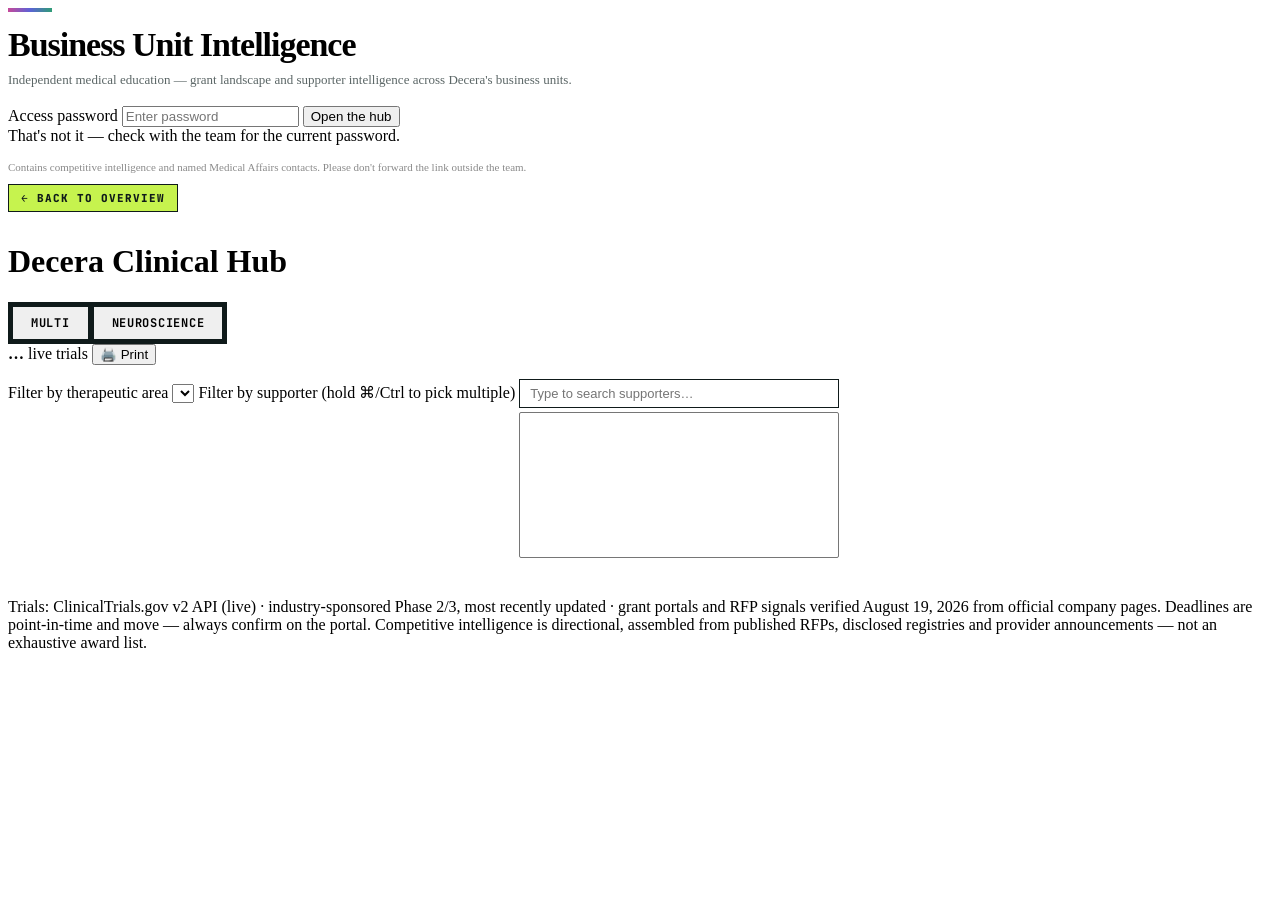
<file: src/shell.html>
<!DOCTYPE html>
<html lang="en">
<head>
<meta charset="utf-8">
<meta name="viewport" content="width=device-width, initial-scale=1">
<title>Decera Clinical Hub — MULTI · Neuroscience</title>
<link rel="preconnect" href="https://fonts.googleapis.com"><link rel="preconnect" href="https://fonts.gstatic.com" crossorigin>
<link href="https://fonts.googleapis.com/css2?family=Inter:wght@400;600;700;800;900&family=JetBrains+Mono:wght@400;700;800&display=swap" rel="stylesheet">
<style>
/*__CSS__*/
</style>
</head>
<body>

<!-- ================= PASSWORD GATE ================= -->
<div id="gate">
  <div class="gate-card">
    <div style="width:44px;height:4px;background:linear-gradient(90deg,#c6499a,#5c62d6,#2f9d76);margin-bottom:14px"></div>
    <h1 style="font-size:34px;font-weight:900;letter-spacing:-.03em;margin:0 0 8px">Business Unit Intelligence</h1>
    <p style="font-size:13px;color:#5b6666;margin:0 0 18px">Independent medical education — grant landscape and supporter intelligence across Decera's business units.</p>
    <label for="gatePw">Access password</label>
    <input id="gatePw" type="password" placeholder="Enter password" autocomplete="current-password">
    <button id="gateGo">Open the hub</button>
    <div class="gate-err" id="gateErr">That's not it — check with the team for the current password.</div>
    <p style="font-size:11px;color:#8a8a8a;margin-top:16px">Contains competitive intelligence and named Medical Affairs contacts. Please don't forward the link outside the team.</p>
  </div>
</div>
<script>
(function(){
  var KEY="es_gate_ok";
  var g=document.getElementById("gate"), pw=document.getElementById("gatePw"),
      go=document.getElementById("gateGo"), err=document.getElementById("gateErr");
  function h(s){ var a=5381,b=52711,i=s.length; while(i--){a=(a*33)^s.charCodeAt(i);b=(b*37)^s.charCodeAt(i);}
                 return ((a>>>0).toString(36)+"-"+(b>>>0).toString(36)); }
  var TARGET="six9g3-7cnjrl";  // password: "Decera evidence to education" (case-insensitive, extra spaces tolerated)
  function norm(v){ return (v||"").trim().replace(/\s+/g," ").toLowerCase(); }
  function unlock(){ g.classList.add("hide"); try{sessionStorage.setItem(KEY,"1");}catch(e){} }
  try{ if(sessionStorage.getItem(KEY)==="1"||localStorage.getItem(KEY)==="1"){ g.classList.add("hide"); } }catch(e){}
  function attempt(){ if(h(norm(pw.value))===TARGET){ unlock(); } else { err.classList.add("show"); pw.select(); } }
  go.addEventListener("click",attempt);
  pw.addEventListener("keydown",function(e){ if(e.key==="Enter"){ e.preventDefault(); attempt(); } });
  pw.addEventListener("input",function(){ err.classList.remove("show"); });
})();
</script>

<div class="wrap">

  <!-- ================= HEADER (one header, both BUs) ================= -->
  <header class="top">
    <div>
      <a href="index.html" style="display:inline-block;margin-bottom:10px;font-family:'JetBrains Mono',monospace;font-size:11px;font-weight:800;letter-spacing:.09em;text-transform:uppercase;color:#0f1a1a;background:#c6f34e;border:1.5px solid #0f1a1a;padding:6px 12px;text-decoration:none">← Back to overview</a>
      <h1>Decera Clinical Hub</h1>
      <p class="sub" id="huBuSub"></p>
      <!-- BU switcher — two separate tabs. Everything below re-renders for the picked BU
           through ONE engine, so the two views are identical by construction. -->
      <div id="buSwitcher" style="display:flex;gap:6px;margin-top:12px;padding:4px;background:#0f1a1a;border:1.5px solid #0f1a1a;width:fit-content">
        <button class="bu-tab" data-bu="multi" style="padding:8px 18px;font-family:'JetBrains Mono',monospace;font-size:12px;font-weight:700;letter-spacing:.06em;text-transform:uppercase;border:0;cursor:pointer">MULTI</button>
        <button class="bu-tab" data-bu="neuro" style="padding:8px 18px;font-family:'JetBrains Mono',monospace;font-size:12px;font-weight:700;letter-spacing:.06em;text-transform:uppercase;border:0;cursor:pointer">Neuroscience</button>
      </div>
    </div>
    <div class="meta">
      <span class="pill"><b id="totalCount">…</b> live trials</span>
      <span class="pill" id="spacesPill"></span>
      <span class="pill" id="weekPill"></span>
      <button class="pill" id="printBtn" style="cursor:pointer" onclick="window.print()">🖨️ Print</button>
    </div>
  </header>

  <!-- ================= TA TABS (one bar, options swap per BU) ================= -->
  <div class="controls" id="taTabs" style="margin-top:14px"></div>

  <!-- ================= FILTER BAR (one bar, both BUs) ================= -->
  <div class="supbar" style="margin-top:12px">
    <label for="taSel">Filter by therapeutic area</label>
    <select id="taSel"></select>
    <!-- Immunology sub-specialty picker. Hidden unless Immunology is the selected area,
         so the bar stays identical in every other case and in the Neuroscience tab. -->
    <span id="subWrap" hidden style="align-items:center;gap:8px">
      <label for="subSel" style="margin:0">Sub-specialty</label>
      <select id="subSel"></select>
    </span>
    <span class="supdiv"></span>
    <label for="supSel">Filter by supporter (hold ⌘/Ctrl to pick multiple)</label>
    <span style="display:inline-flex;flex-direction:column;gap:4px">
      <input id="supSearch" type="search" placeholder="Type to search supporters…" style="min-width:320px;padding:6px 10px;font-size:13px;border:1.5px solid #0f1a1a;border-radius:0;background:#fff">
      <select id="supSel" multiple size="9" style="min-width:320px;max-height:240px"></select>
    </span>
    <button id="supClear" class="supclear" hidden>✕ Clear all filters</button>
  </div>

  <!-- ================= HUB (jump nav + TA sections + section stack) ================= -->
  <div id="hub"></div>

  <footer class="src" style="margin-top:40px">
    Trials: ClinicalTrials.gov v2 API (live) · industry-sponsored Phase 2/3, most recently updated · grant portals and RFP signals verified August 19, 2026 from official company pages. Deadlines are point-in-time and move — always confirm on the portal. Competitive intelligence is directional, assembled from published RFPs, disclosed registries and provider announcements — not an exhaustive award list.
  </footer>
</div>

<script>
/*__DATA__*/
</script>
<script>
/*__COIF_MULTI__*/
</script>
<script>
/*__APP__*/
</script>
</body>
</html>
</file>
